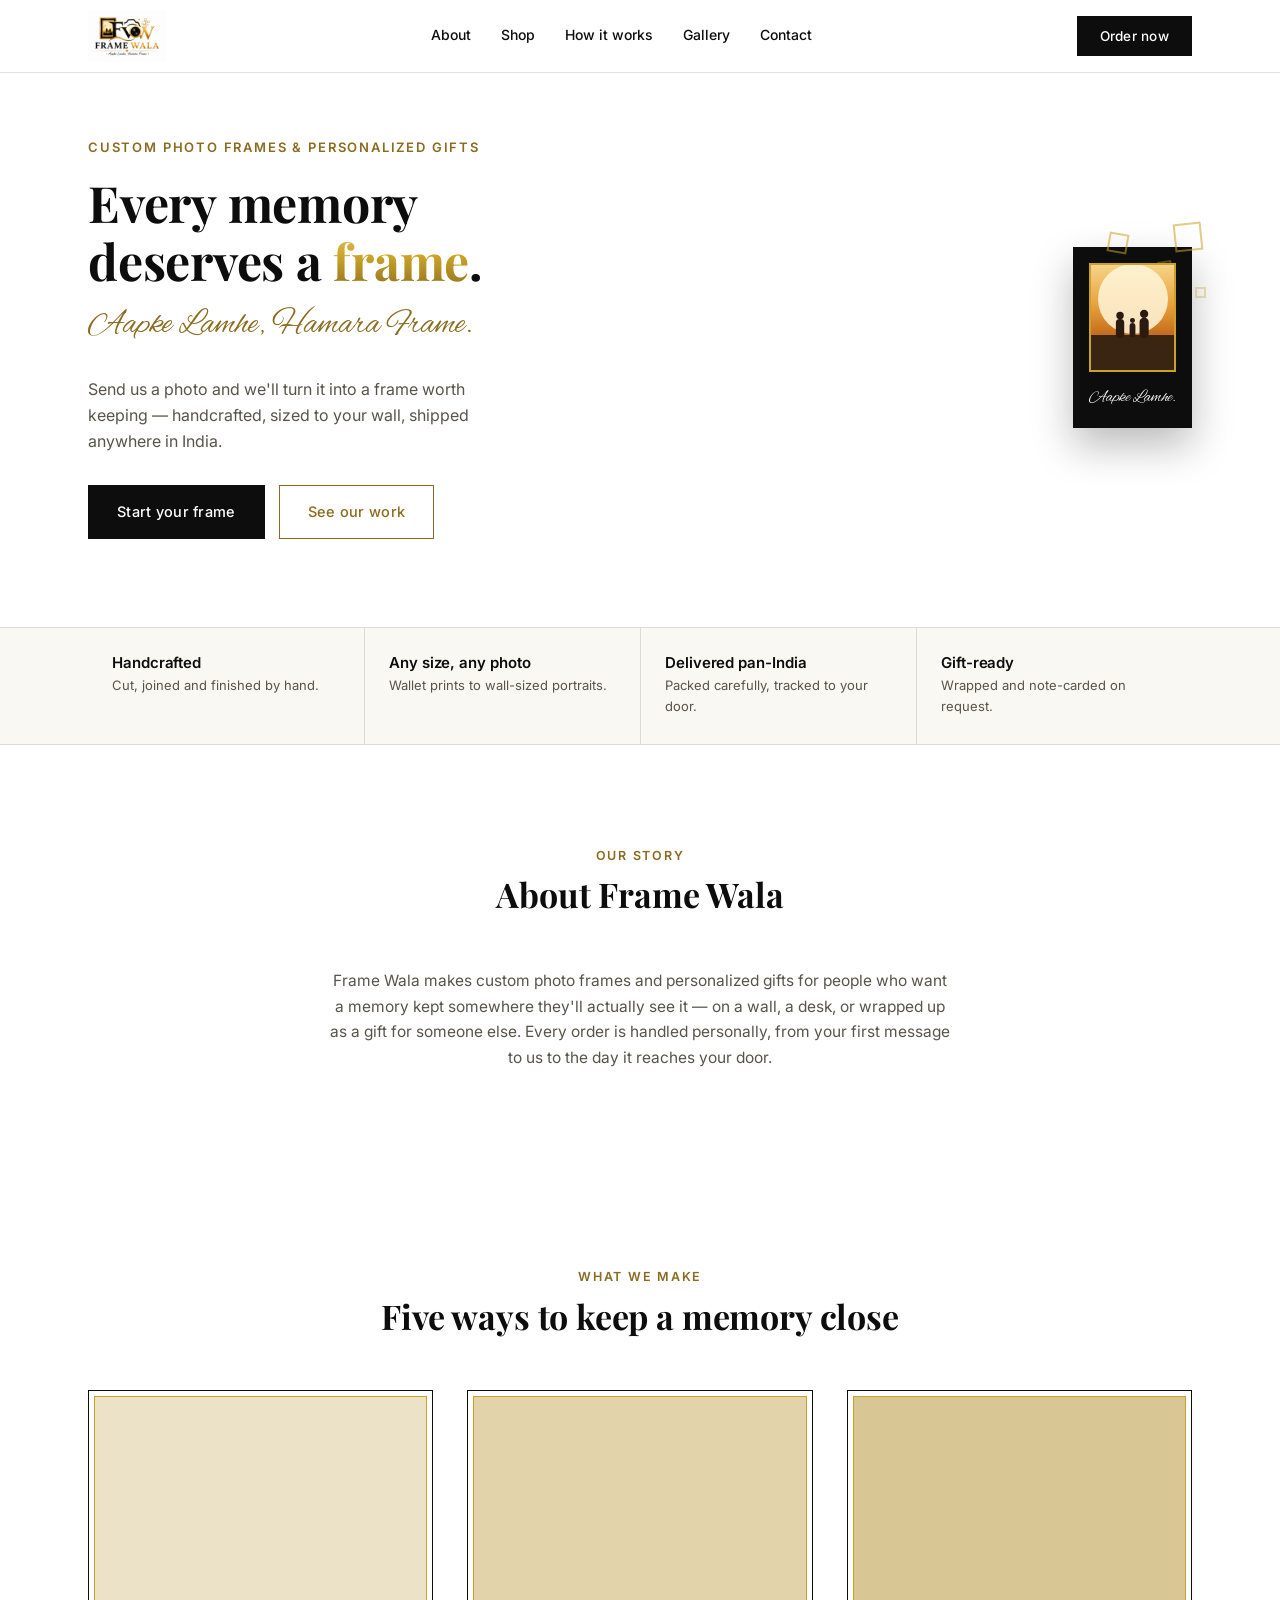
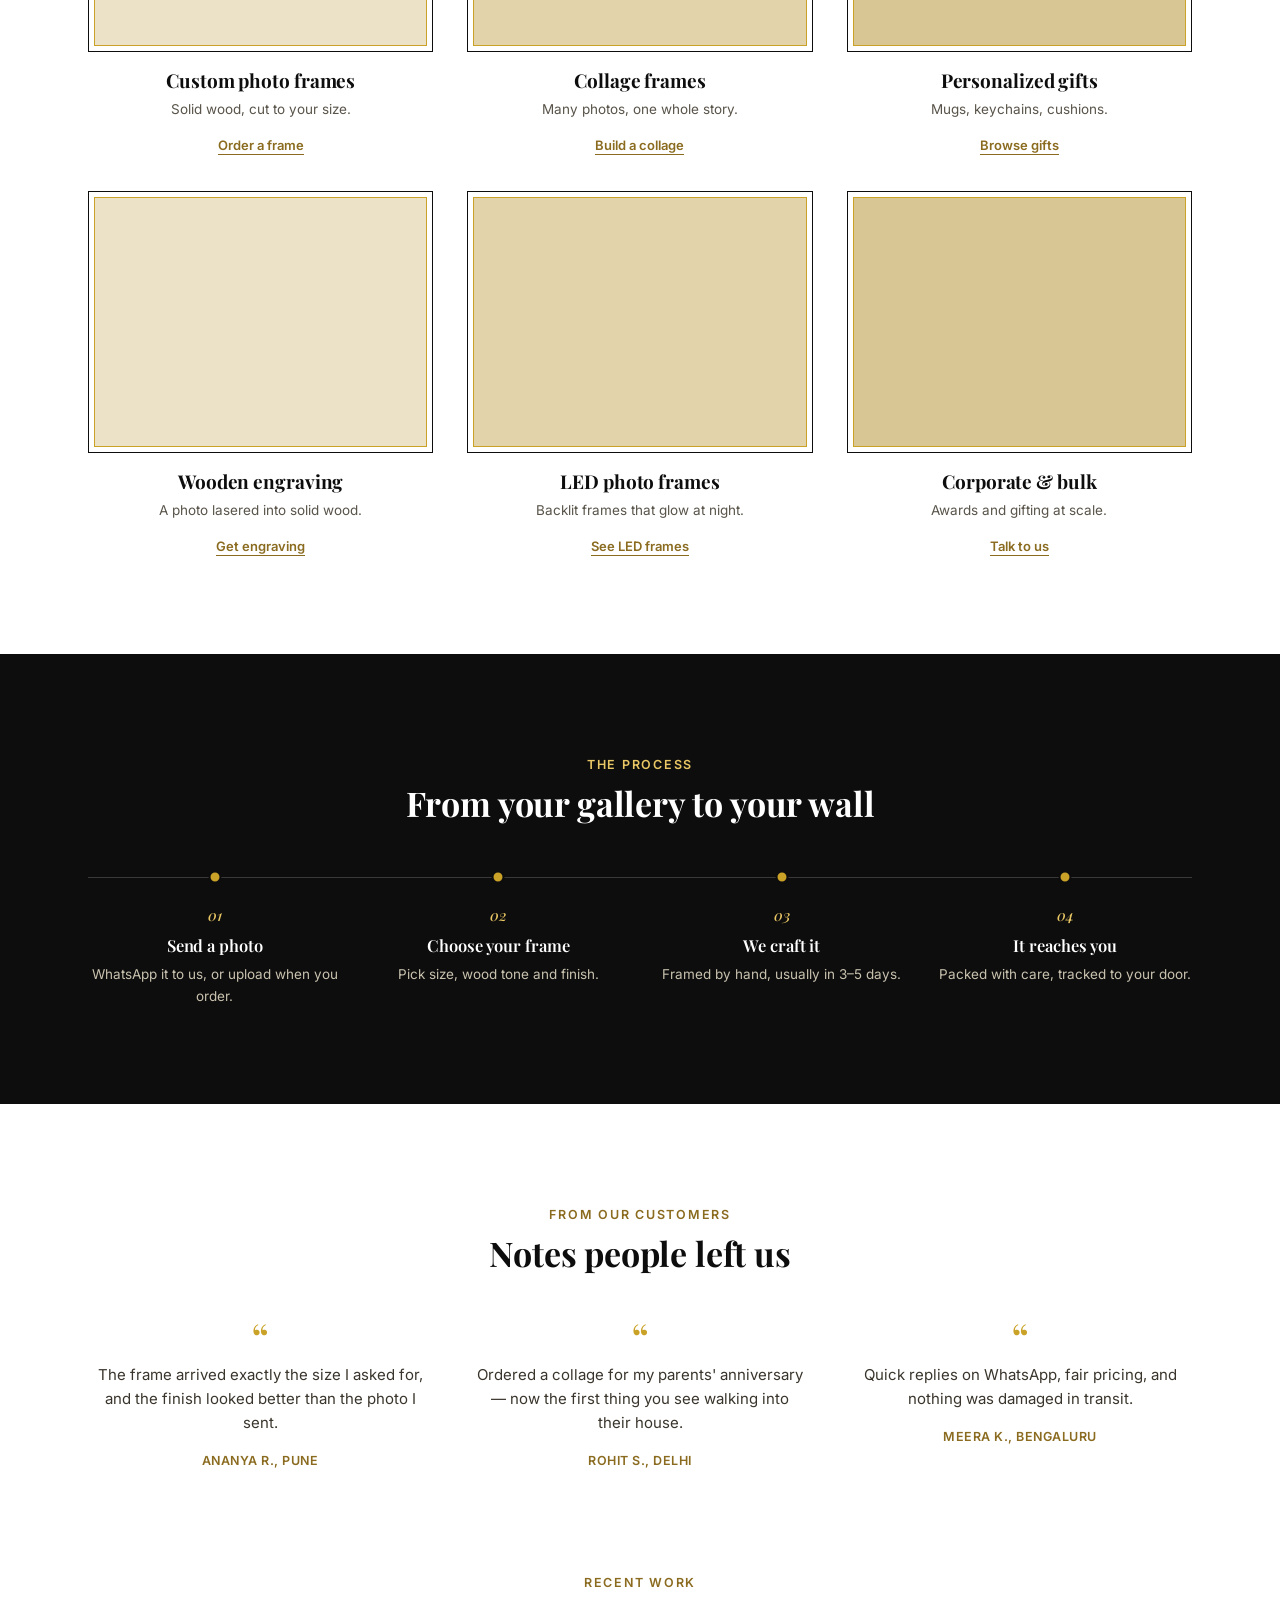
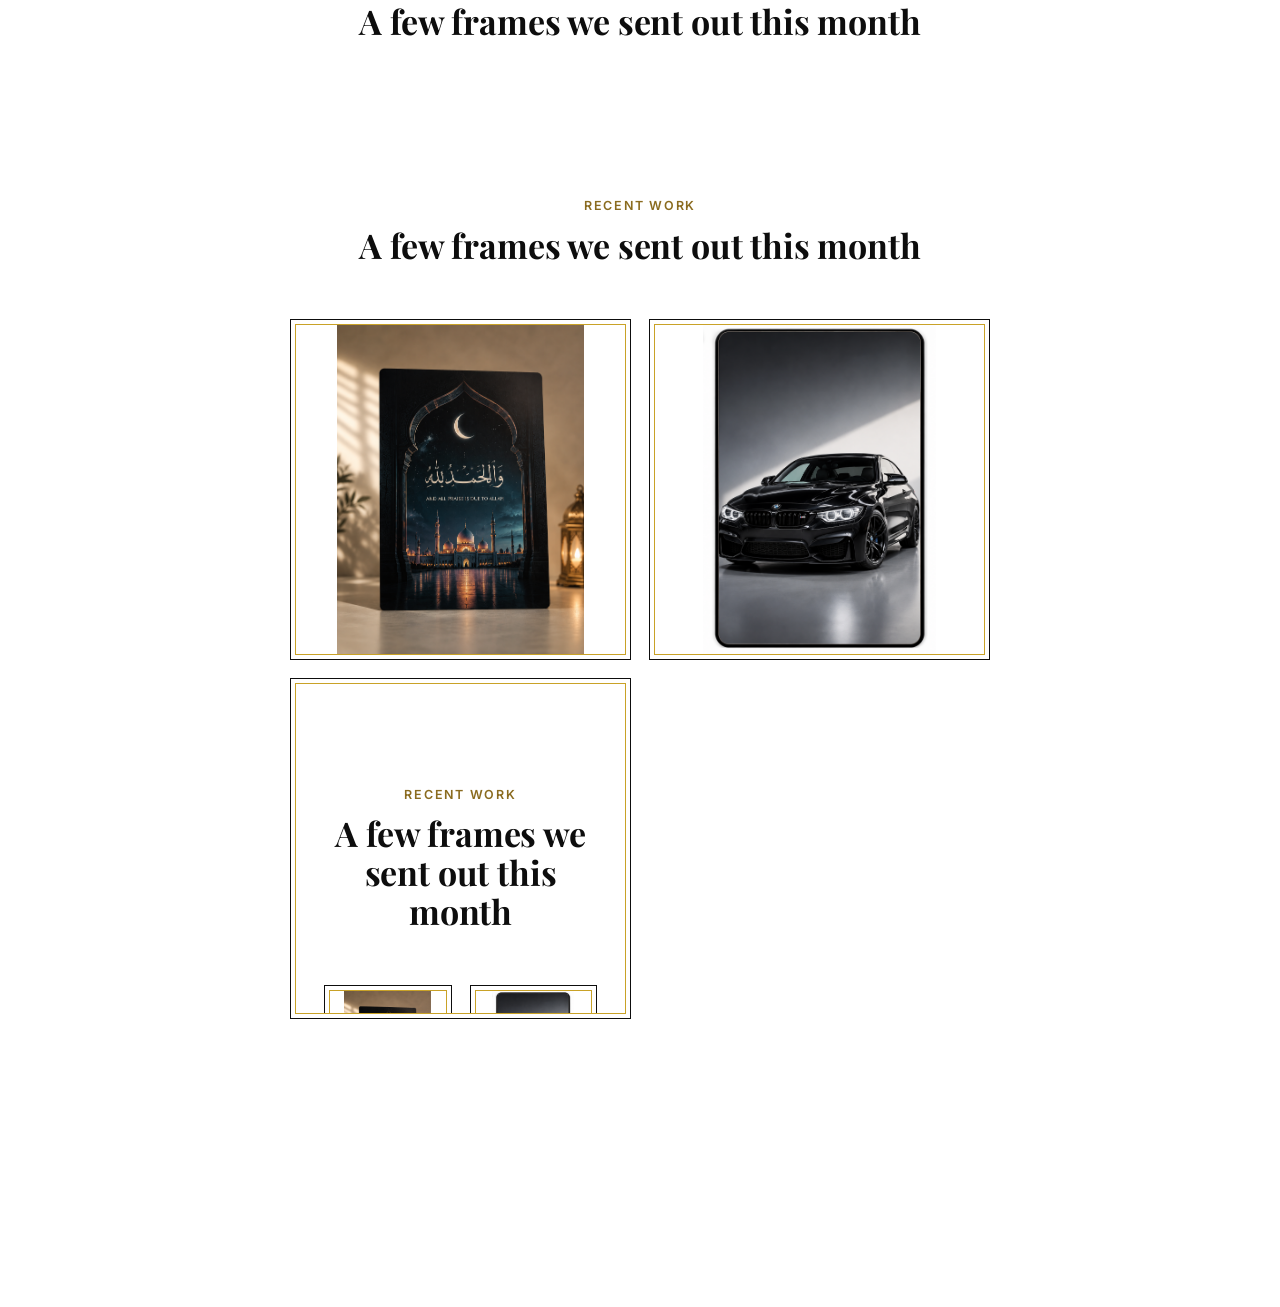
<file: index.html>
<!DOCTYPE html>
<html lang="en">
<head>
<meta charset="UTF-8">
<meta name="viewport" content="width=device-width, initial-scale=1.0">
<title>Frame Wala — Custom Metal &amp; Photo Frames | Personalized Gifts India</title>
<meta name="description" content="Order custom A4 &amp; A6 metal photo frames and personalized gifts online. Handcrafted, pan-India delivery. Aapke Lamhe, Hamara Frame.">
<meta property="og:title" content="Frame Wala — Custom Metal &amp; Photo Frames">
<meta property="og:description" content="Handcrafted custom photo frames and personalized gifts. Aapke Lamhe, Hamara Frame.">
<meta property="og:type" content="website">
<meta property="og:image" content="logo.png">
<link rel="preconnect" href="https://fonts.googleapis.com">
<link rel="preconnect" href="https://fonts.gstatic.com" crossorigin>
<link href="https://fonts.googleapis.com/css2?family=Playfair+Display:ital,wght@0,500;0,600;0,700;0,900;1,500&family=Alex+Brush&family=Inter:wght@400;500;600&display=swap" rel="stylesheet">
<link rel="stylesheet" href="style.css">
</head>
<body>

<header>
  <div class="nav wrap">
    <a href="index.html" class="brand" aria-label="Frame Wala home">
      <img src="logo.png" alt="Frame Wala — Aapke Lamhe, Hamara Frame">
    </a>
    <nav class="links">
      <a href="#about">About</a>
      <a href="#shop">Shop</a>
      <a href="#how">How it works</a>
      <a href="#gallery">Gallery</a>
      <a href="#contact">Contact</a>
    </nav>
    <button type="button" class="cta-btn" data-open-order>Order now</button>
    <button class="menu-toggle" aria-label="Open menu"><span></span><span></span><span></span></button>
  </div>
</header>

<section class="hero">
  <div class="wrap hero-grid">
    <div class="hero-copy">
      <p class="eyebrow">CUSTOM PHOTO FRAMES &amp; PERSONALIZED GIFTS</p>
      <h1>Every memory<br>deserves a <span class="gold-text">frame</span>.</h1>
      <span class="script-tag">Aapke Lamhe, Hamara Frame.</span>
      <p class="lead">Send us a photo and we'll turn it into a frame worth keeping — handcrafted, sized to your wall, shipped anywhere in India.</p>
      <div class="hero-actions">
        <button type="button" class="btn-primary" data-open-order>Start your frame</button>
        <a href="#gallery" class="btn-ghost">See our work</a>
      </div>
    </div>
    <div class="frame-wrap">
      <div class="confetti c1"></div>
      <div class="confetti c2"></div>
      <div class="confetti c3"></div>
      <div class="confetti c4"></div>
      <div class="frame-outer">
        <div class="frame-inner">
          <div class="sun"></div>
          <div class="ground"></div>
          <svg class="figures" viewBox="0 0 200 100" preserveAspectRatio="xMidYMax meet" aria-hidden="true">
            <circle cx="70" cy="34" r="9" fill="#2a1a10"/>
            <rect x="60" y="42" width="20" height="46" rx="9" fill="#2a1a10"/>
            <circle cx="100" cy="46" r="6" fill="#2a1a10"/>
            <rect x="93" y="52" width="14" height="34" rx="7" fill="#2a1a10"/>
            <circle cx="128" cy="30" r="10" fill="#2a1a10"/>
            <rect x="117" y="39" width="22" height="49" rx="10" fill="#2a1a10"/>
          </svg>
        </div>
        <div class="frame-cap">Aapke Lamhe.</div>
      </div>
    </div>
  </div>
</section>

<div class="value-strip">
  <div class="wrap value-grid">
    <div class="value-item"><h3>Handcrafted</h3><p>Cut, joined and finished by hand.</p></div>
    <div class="value-item"><h3>Any size, any photo</h3><p>Wallet prints to wall-sized portraits.</p></div>
    <div class="value-item"><h3>Delivered pan-India</h3><p>Packed carefully, tracked to your door.</p></div>
    <div class="value-item"><h3>Gift-ready</h3><p>Wrapped and note-carded on request.</p></div>
  </div>
</div>

<section id="about">
  <div class="wrap">
    <div class="section-head">
      <span class="eyebrow">OUR STORY</span>
      <h2>About Frame Wala</h2>
    </div>
    <div class="about-body">
      <p>Frame Wala makes custom photo frames and personalized gifts for people who want a memory kept somewhere they'll actually see it — on a wall, a desk, or wrapped up as a gift for someone else. Every order is handled personally, from your first message to us to the day it reaches your door.</p>
    </div>
  </div>
</section>

<section id="shop">
  <div class="wrap">
    <div class="section-head">
      <span class="eyebrow">WHAT WE MAKE</span>
      <h2>Five ways to keep a memory close</h2>
    </div>
    <div class="cat-grid">
      <div class="cat-card"><div class="cat-frame"><div class="cat-frame-inner"><div class="cat-fill"></div></div></div><h3>Custom photo frames</h3><p>Solid wood, cut to your size.</p><button type="button" class="cat-order-btn" data-open-order>Order a frame</button></div>
      <div class="cat-card"><div class="cat-frame"><div class="cat-frame-inner"><div class="cat-fill"></div></div></div><h3>Collage frames</h3><p>Many photos, one whole story.</p><button type="button" class="cat-order-btn" data-open-order>Build a collage</button></div>
      <div class="cat-card"><div class="cat-frame"><div class="cat-frame-inner"><div class="cat-fill"></div></div></div><h3>Personalized gifts</h3><p>Mugs, keychains, cushions.</p><button type="button" class="cat-order-btn" data-open-order>Browse gifts</button></div>
      <div class="cat-card"><div class="cat-frame"><div class="cat-frame-inner"><div class="cat-fill"></div></div></div><h3>Wooden engraving</h3><p>A photo lasered into solid wood.</p><button type="button" class="cat-order-btn" data-open-order>Get engraving</button></div>
      <div class="cat-card"><div class="cat-frame"><div class="cat-frame-inner"><div class="cat-fill"></div></div></div><h3>LED photo frames</h3><p>Backlit frames that glow at night.</p><button type="button" class="cat-order-btn" data-open-order>See LED frames</button></div>
      <div class="cat-card"><div class="cat-frame"><div class="cat-frame-inner"><div class="cat-fill"></div></div></div><h3>Corporate &amp; bulk</h3><p>Awards and gifting at scale.</p><a href="#" data-whatsapp-link data-whatsapp-message="Hello Frame Wala, I'd like to ask about a corporate/bulk order." target="_blank" rel="noopener">Talk to us</a></div>
    </div>
  </div>
</section>

<section class="how" id="how">
  <div class="wrap">
    <div class="section-head">
      <span class="eyebrow">THE PROCESS</span>
      <h2>From your gallery to your wall</h2>
    </div>
    <div class="steps-line"></div>
    <div class="steps">
      <div class="step"><span class="num">01</span><h3>Send a photo</h3><p>WhatsApp it to us, or upload when you order.</p></div>
      <div class="step"><span class="num">02</span><h3>Choose your frame</h3><p>Pick size, wood tone and finish.</p></div>
      <div class="step"><span class="num">03</span><h3>We craft it</h3><p>Framed by hand, usually in 3–5 days.</p></div>
      <div class="step"><span class="num">04</span><h3>It reaches you</h3><p>Packed with care, tracked to your door.</p></div>
    </div>
  </div>
</section>

<section>
  <div class="wrap">
    <div class="section-head">
      <span class="eyebrow">FROM OUR CUSTOMERS</span>
      <h2>Notes people left us</h2>
    </div>
    <div class="testi-grid">
      <div class="testi"><span class="mark">“</span><blockquote>The frame arrived exactly the size I asked for, and the finish looked better than the photo I sent.</blockquote><cite>ANANYA R., PUNE</cite></div>
      <div class="testi"><span class="mark">“</span><blockquote>Ordered a collage for my parents' anniversary — now the first thing you see walking into their house.</blockquote><cite>ROHIT S., DELHI</cite></div>
      <div class="testi"><span class="mark">“</span><blockquote>Quick replies on WhatsApp, fair pricing, and nothing was damaged in transit.</blockquote><cite>MEERA K., BENGALURU</cite></div>
    </div>
  </div>
<section id="gallery">
  <div class="wrap">

    <div class="section-head">
      <span class="eyebrow">RECENT WORK</span>
      <h2>A few frames we sent out this month</h2>
    </div>

    <section id="gallery">
  <div class="wrap">

    <div class="section-head">
      <span class="eyebrow">RECENT WORK</span>
      <h2>A few frames we sent out this month</h2>
    </div>

    <div class="gallery-grid">

      <!-- 1 - A4 -->
      <div class="g-frame">
        <div class="g-frame-inner">
          <img
            src="file_00000000019c8211876b6bd934fd9e17.png"
            alt="A4 Metal Photo Frame"
            data-open-order
            data-product="A4 Metal Photo Frame">
        </div>
      </div>

      <!-- 2 - A6 -->
      <div class="g-frame">
        <div class="g-frame-inner">
          <img
            src="file_0000000032348211965cdf8206db044e.png"
            alt="A6 Metal Photo Frame"
            data-open-order
            data-product="A6 Metal Photo Frame">
        </div>
      </div>

      <!-- 3 - A4 -->
      <div class="g-frame">
        <div class="g-frame-inner">
<section id="gallery">
  <div class="wrap">

    <div class="section-head">
      <span class="eyebrow">RECENT WORK</span>
      <h2>A few frames we sent out this month</h2>
    </div>

    <div class="gallery-grid">

      <!-- 1 - A4 -->
      <div class="g-frame">
        <div class="g-frame-inner">
          <img
            src="file_00000000019c8211876b6bd934fd9e17.png"
            alt="A4 Metal Photo Frame"
            data-open-order
            data-product="A4 Metal Photo Frame">
        </div>
      </div>

      <!-- 2 - A6 -->
      <div class="g-frame">
        <div class="g-frame-inner">
          <img
            src="file_0000000032348211965cdf8206db044e.png"
            alt="A6 Metal Photo Frame"
            data-open-order
            data-product="A6 Metal Photo Frame">
        </div>
      </div>

      <!-- 3 - A4 -->
      <div class="g-frame">
        <div class="g-frame-inner">
          <img
            src="file_000000003fb88211a60d5543ca3bbb0f.png"
            alt="A4 Metal Photo Frame"
            data-open-order
            data-product="A4 Metal Photo Frame">
        </div>
      </div>

      <!-- 4 - A6 -->
      <div class="g-frame">
        <div class="g-frame-inner">
          <img
            src="file_00000000691c82118d6063d5ba90efaa.png"
            alt="A6 Metal Photo Frame"
            data-open-order
            data-product="A6 Metal Photo Frame">
        </div>
      </div>

      <!-- 5 - A4 -->
      <div class="g-frame">
        <div class="g-frame-inner">
          <img
            src="file_0000000083248211a58fed3512a8fbee.png"
            alt="A4 Metal Photo Frame"
            data-open-order
            data-product="A4 Metal Photo Frame">
        </div>
      </div>

      <!-- 6 - A6 -->
      <div class="g-frame">
        <div class="g-frame-inner">
          <img
            src="file_00000000972882088bf3ca9704eee9a5.png"
            alt="A6 Metal Photo Frame"
            data-open-order
            data-product="A6 Metal Photo Frame">
        </div>
      </div>

      <!-- 7 - A4 -->
      <div class="g-frame">
        <div class="g-frame-inner">
          <img
            src="file_00000000a1748211938c8c519df8c54f.png"
            alt="A4 Metal Photo Frame"
            data-open-order
            data-product="A4 Metal Photo Frame">
        </div>
      </div>

      <!-- 8 - A6 -->
      <div class="g-frame">
        <div class="g-frame-inner">
          <img
            src="file_00000000c5a482088fd641efabb6a0ac.png"
            alt="A6 Metal Photo Frame"
            data-open-order
            data-product="A6 Metal Photo Frame">
        </div>
      </div>

    </div>
  </div>
</section>

<section class="cta-band" id="contact">
  <div class="wrap">
    <h2>Ready to frame your moment?</h2>
    <div class="flourish">
      <span class="fl-dot"></span><span class="fl-line"></span>
      <svg viewBox="0 0 32 29" aria-hidden="true"><path d="M16 29 2.4 16.6C-1.8 12.6 0.4 5 6.5 3.3c3.3-.9 6.8.5 8.7 3.4l.8 1.2.8-1.2c1.9-2.9 5.4-4.3 8.7-3.4 6.1 1.7 8.3 9.3 4.1 13.3z" fill="var(--gold-light)"/></svg>
      <span class="fl-line"></span><span class="fl-dot"></span>
    </div>
    <p class="script">Aapke Lamhe, Hamara Frame.</p>
    <a href="#" data-whatsapp-link class="btn-primary" target="_blank" rel="noopener">Message us on WhatsApp</a>
  </div>
</section>

<footer>
  <div class="wrap">
    <div class="footer-top">
      <img src="logo.png" alt="Frame Wala">
    </div>
    <div class="footer-grid">
      <div><h4>SHOP</h4><ul>
        <li><a href="index.html">Home</a></li>
        <li><a href="#about">About Us</a></li>
        <li><a href="#shop">Shop / Products</a></li>
      </ul></div>
      <div><h4>COMPANY</h4><ul>
        <li><a href="#contact">Contact Us</a></li>
        <li><button type="button" class="link-btn" data-open-order>Order Now</button></li>
        <li><a href="#gallery">Gallery</a></li>
      </ul></div>
      <div><h4>REACH US</h4><ul>
        <li><a href="#" data-whatsapp-link target="_blank" rel="noopener">+91 96531 22382</a></li>
        <li><a href="mailto:hello@framewala.in">hello@framewala.in</a></li>
        <li><a href="#" data-instagram-link target="_blank" rel="noopener">@officialframewala</a></li>
      </ul></div>
      <div><h4>POLICIES</h4><ul>
        <li><a href="privacy-policy.html">Privacy Policy</a></li>
        <li><a href="terms-and-conditions.html">Terms &amp; Conditions</a></li>
        <li><a href="shipping-policy.html">Shipping Policy</a></li>
        <li><a href="refund-policy.html">Refund &amp; Cancellation</a></li>
      </ul></div>
    </div>
    <div class="footer-bottom">
      <div>© <span id="year"></span> Frame Wala. All rights reserved.</div>
    </div>
  </div>
</footer>

<!-- ---------- Order modal ---------- -->
<div class="modal-overlay" id="order-modal" aria-hidden="true">
  <div class="modal-panel">
    <div class="modal-panel-inner">
      <button type="button" class="modal-close" data-close-order aria-label="Close order form">&times;</button>

      <div id="order-form-view">
        <h3>Place your order</h3>
        <p class="modal-sub">Fill in your details — we'll confirm final pricing and payment on WhatsApp.</p>
        <form id="order-form" novalidate>
          <div class="form-row">
            <label for="order-product">Product</label>
            <select id="order-product" required>
              <option value="A4 Metal Photo Frame">A4 Metal Photo Frame</option>
              <option value="A6 Metal Photo Frame">A6 Metal Photo Frame</option>
              <option value="Other / custom request">Other / custom request (describe below)</option>
            </select>
          </div>
          <div class="form-row">
            <label for="order-quantity">Quantity</label>
            <input type="number" id="order-quantity" min="1" value="1" required>
          </div>
          <div class="form-row">
            <label for="order-photo">Upload your photo</label>
            <div class="upload-box">
              <input type="file" id="order-photo" accept="image/jpeg,image/png,image/webp">
              <div class="hint">JPG, PNG or WebP · up to 10MB</div>
            </div>
            <div class="upload-preview" id="upload-preview" hidden>
              <img id="upload-preview-img" alt="Your uploaded photo preview">
              <button type="button" id="upload-remove">Remove</button>
            </div>
            <div class="form-error" id="upload-error"></div>
          </div>
          <div class="form-2col">
            <div class="form-row">
              <label for="order-name">Full name</label>
              <input type="text" id="order-name" required>
            </div>
            <div class="form-row">
              <label for="order-mobile">Mobile number</label>
              <input type="tel" id="order-mobile" pattern="[6-9][0-9]{9}" maxlength="10" placeholder="10-digit mobile" required>
            </div>
          </div>
          <div class="form-row">
            <label for="order-email">Email</label>
            <input type="email" id="order-email" required>
          </div>
          <div class="form-row">
            <label for="order-address">Delivery address</label>
            <textarea id="order-address" required></textarea>
          </div>
          <div class="form-2col">
            <div class="form-row">
              <label for="order-city">City</label>
              <input type="text" id="order-city" required>
            </div>
            <div class="form-row">
              <label for="order-pincode">Pincode</label>
              <input type="text" id="order-pincode" pattern="[0-9]{6}" maxlength="6" placeholder="6-digit pincode" required>
            </div>
          </div>
          <div class="form-row">
            <label for="order-instructions">Customization instructions (optional)</label>
            <textarea id="order-instructions" placeholder="Frame colour, text to engrave, cropping notes…"></textarea>
          </div>
          <p class="price-note">Final price for your size and quantity will be confirmed on WhatsApp before you pay.</p>
          <div class="modal-actions">
            <button type="submit" class="btn-primary" style="width:100%; text-align:center; border:1px solid var(--ink);">Review order</button>
          </div>
        </form>
      </div>

      <div id="order-summary-view" hidden>
        <h3>Confirm your order</h3>
        <p class="modal-sub">Check your details, then send them to us on WhatsApp to confirm pricing and payment.</p>
        <ul class="summary-list" id="summary-list"></ul>
        <p class="price-note">Please attach your photo inside the WhatsApp chat — it isn't sent automatically from this form.</p>
        <div class="modal-actions" style="display:flex; gap:10px;">
          <button type="button" class="btn-ghost" id="edit-order" style="flex:1;">Edit details</button>
          <a href="https://wa.me/919653122382" class="btn-primary" id="send-whatsapp" target="_blank" rel="noopener" style="flex:1; text-align:center; border:1px solid var(--ink);">Send on WhatsApp</a>
        </div>
        <button type="button" class="btn-ghost" id="pay-razorpay" style="width:100%; margin-top:10px;">Pay online with Razorpay</button>
        <p class="price-note" id="razorpay-note" style="margin-top:10px;">Online payment will be enabled here once our secure payment setup is complete — for now, tap "Send on WhatsApp" above and we'll share a payment link there.</p>
      </div>

    </div>
  </div>
</div>

<script src="https://checkout.razorpay.com/v1/checkout.js"></script>
<script src="script.js"></script>
</body>
</html>
</file>
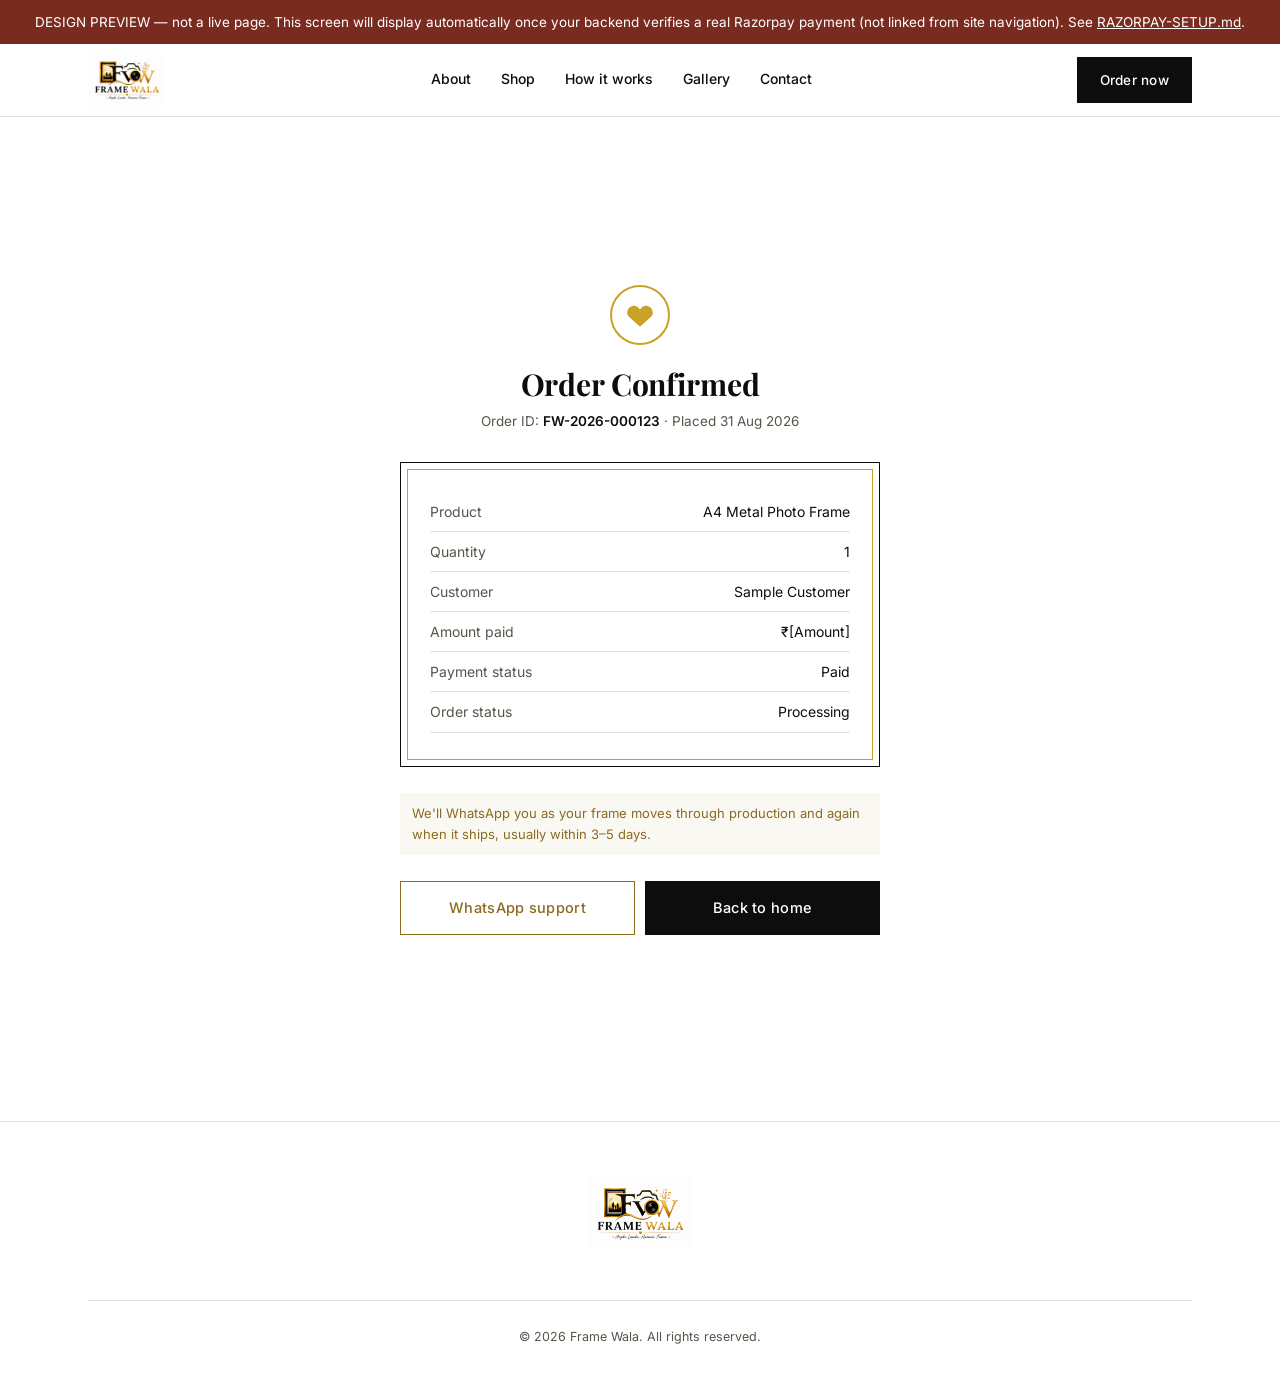
<file: order-success-preview.html>
<!DOCTYPE html>
<html lang="en">
<head>
<meta charset="UTF-8">
<meta name="viewport" content="width=device-width, initial-scale=1.0">
<title>Order Success — Design Preview | Frame Wala</title>
<meta name="robots" content="noindex, nofollow">
<link rel="preconnect" href="https://fonts.googleapis.com">
<link rel="preconnect" href="https://fonts.gstatic.com" crossorigin>
<link href="https://fonts.googleapis.com/css2?family=Playfair+Display:ital,wght@0,500;0,600;0,700;0,900;1,500&family=Alex+Brush&family=Inter:wght@400;500;600&display=swap" rel="stylesheet">
<link rel="stylesheet" href="style.css">
<style>
  .preview-banner{background:#7a2b1f; color:#fff; text-align:center; padding:12px 20px; font-size:13.5px; line-height:1.5;}
  .preview-banner a{color:#fff; text-decoration:underline;}
  .success-wrap{max-width:480px; margin:0 auto; padding:72px 0 90px; text-align:center;}
  .success-badge{width:60px; height:60px; border-radius:50%; border:2px solid var(--gold); display:flex; align-items:center; justify-content:center; margin:0 auto 22px;}
  .success-badge svg{width:26px; height:26px;}
  .success-wrap h1{font-size:30px; margin-bottom:8px;}
  .success-wrap .order-id{font-size:13.5px; color:var(--text-secondary); margin-bottom:30px;}
  .success-wrap .order-id b{color:var(--ink); font-weight:600;}
  .success-card{border:1px solid var(--ink); padding:6px; text-align:left; margin-bottom:26px;}
  .success-card-inner{border:1px solid var(--gold); padding:22px 22px 8px;}
  .success-actions{display:flex; gap:10px; flex-wrap:wrap;}
  .success-actions a{flex:1;}
</style>
</head>
<body>

<div class="preview-banner">
  DESIGN PREVIEW — not a live page. This screen will display automatically once your backend verifies a real Razorpay payment (not linked from site navigation). See <a href="RAZORPAY-SETUP.md">RAZORPAY-SETUP.md</a>.
</div>

<header>
  <div class="nav wrap">
    <a href="index.html" class="brand" aria-label="Frame Wala home">
      <img src="logo.png" alt="Frame Wala — Aapke Lamhe, Hamara Frame">
    </a>
    <nav class="links">
      <a href="index.html#about">About</a>
      <a href="index.html#shop">Shop</a>
      <a href="index.html#how">How it works</a>
      <a href="index.html#gallery">Gallery</a>
      <a href="index.html#contact">Contact</a>
    </nav>
    <a href="index.html#order" class="cta-btn">Order now</a>
    <button class="menu-toggle" aria-label="Open menu"><span></span><span></span><span></span></button>
  </div>
</header>

<section>
  <div class="wrap success-wrap">
    <div class="success-badge">
      <svg viewBox="0 0 32 29" aria-hidden="true"><path d="M16 29 2.4 16.6C-1.8 12.6 0.4 5 6.5 3.3c3.3-.9 6.8.5 8.7 3.4l.8 1.2.8-1.2c1.9-2.9 5.4-4.3 8.7-3.4 6.1 1.7 8.3 9.3 4.1 13.3z" fill="var(--gold)"/></svg>
    </div>
    <h1>Order Confirmed</h1>
    <p class="order-id">Order ID: <b>FW-2026-000123</b> · Placed 31 Aug 2026</p>

    <div class="success-card">
      <div class="success-card-inner">
        <ul class="summary-list">
          <li><span>Product</span><span>A4 Metal Photo Frame</span></li>
          <li><span>Quantity</span><span>1</span></li>
          <li><span>Customer</span><span>Sample Customer</span></li>
          <li><span>Amount paid</span><span>₹[Amount]</span></li>
          <li><span>Payment status</span><span>Paid</span></li>
          <li><span>Order status</span><span>Processing</span></li>
        </ul>
      </div>
    </div>

    <p class="price-note" style="text-align:left; margin-bottom:26px;">We'll WhatsApp you as your frame moves through production and again when it ships, usually within 3–5 days.</p>

    <div class="success-actions">
      <a href="#" data-whatsapp-link data-whatsapp-message="Hello Frame Wala, I have a question about my order." class="btn-ghost" target="_blank" rel="noopener">WhatsApp support</a>
      <a href="index.html" class="btn-primary">Back to home</a>
    </div>
  </div>
</section>

<footer>
  <div class="wrap">
    <div class="footer-top">
      <img src="logo.png" alt="Frame Wala">
    </div>
    <div class="footer-bottom">
      <div>© <span id="year"></span> Frame Wala. All rights reserved.</div>
    </div>
  </div>
</footer>

<script src="script.js"></script>
</body>
</html>
</file>
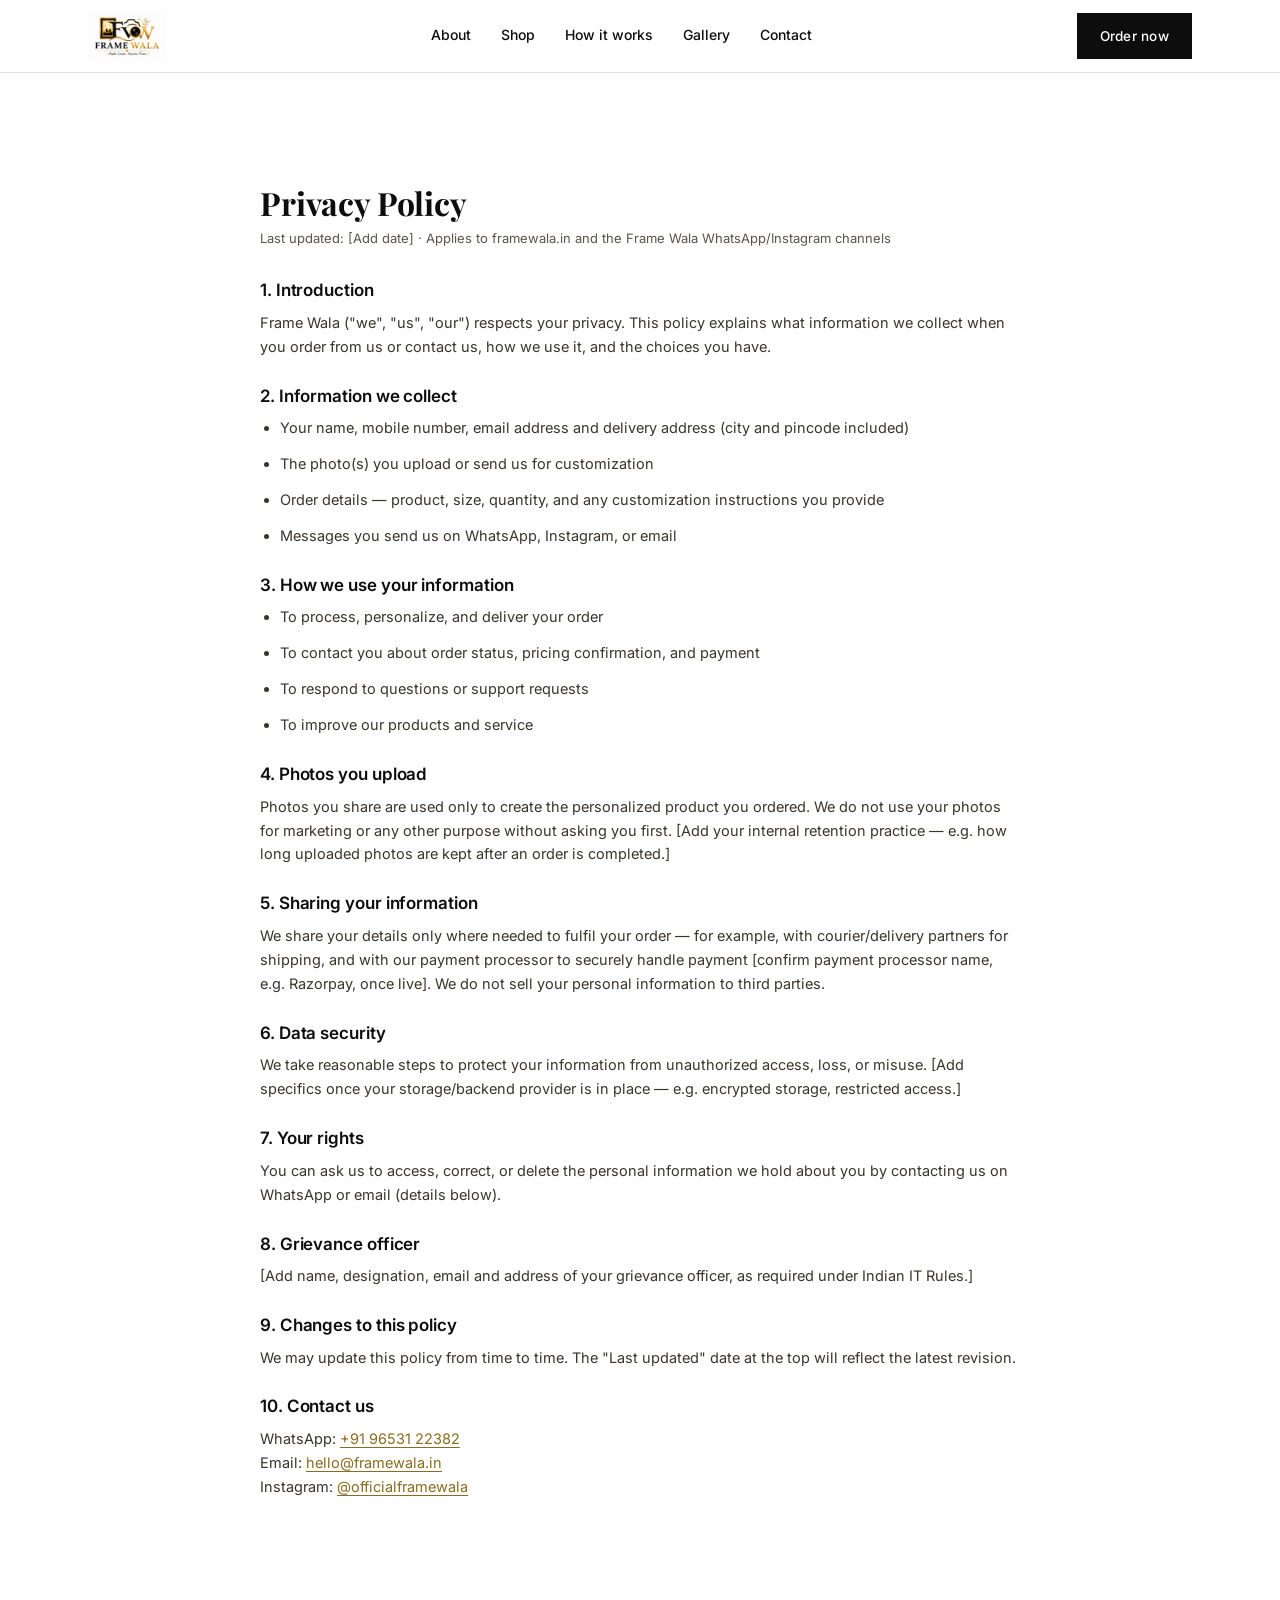
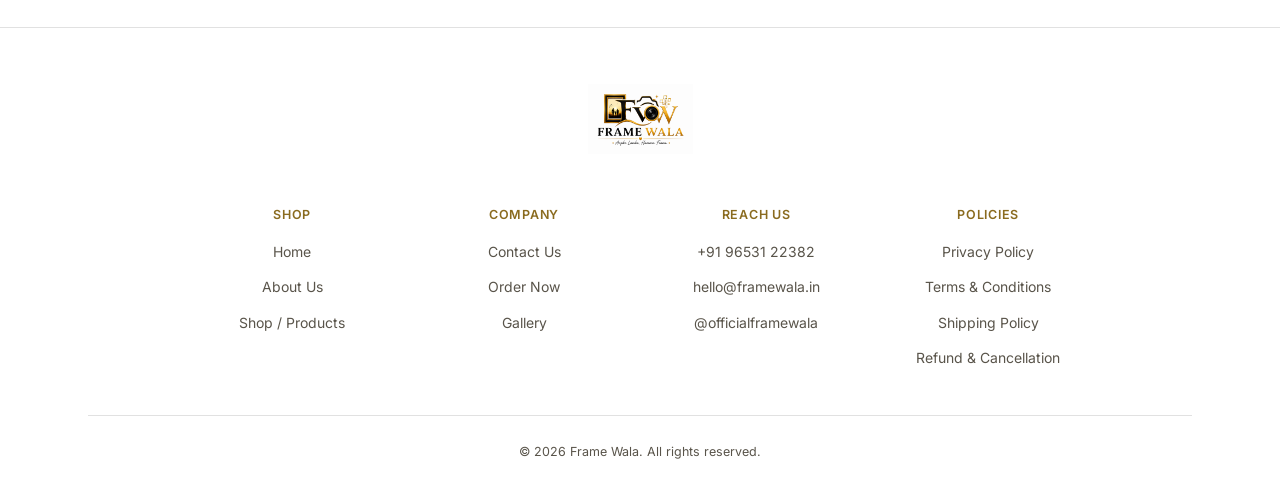
<file: privacy-policy.html>
<!DOCTYPE html>
<html lang="en">
<head>
<meta charset="UTF-8">
<meta name="viewport" content="width=device-width, initial-scale=1.0">
<title>Privacy Policy | Frame Wala</title>
<meta name="description" content="Frame Wala's privacy policy — how we collect, use and protect your information.">
<link rel="preconnect" href="https://fonts.googleapis.com">
<link rel="preconnect" href="https://fonts.gstatic.com" crossorigin>
<link href="https://fonts.googleapis.com/css2?family=Playfair+Display:ital,wght@0,500;0,600;0,700;0,900;1,500&family=Alex+Brush&family=Inter:wght@400;500;600&display=swap" rel="stylesheet">
<link rel="stylesheet" href="style.css">
</head>
<body>

<header>
  <div class="nav wrap">
    <a href="index.html" class="brand" aria-label="Frame Wala home">
      <img src="logo.png" alt="Frame Wala — Aapke Lamhe, Hamara Frame">
    </a>
    <nav class="links">
      <a href="index.html#about">About</a>
      <a href="index.html#shop">Shop</a>
      <a href="index.html#how">How it works</a>
      <a href="index.html#gallery">Gallery</a>
      <a href="index.html#contact">Contact</a>
    </nav>
    <a href="index.html#order" class="cta-btn">Order now</a>
    <button class="menu-toggle" aria-label="Open menu"><span></span><span></span><span></span></button>
  </div>
</header>

<section>
  <div class="wrap legal-body">
    <h1>Privacy Policy</h1>
    <p class="updated">Last updated: [Add date] · Applies to framewala.in and the Frame Wala WhatsApp/Instagram channels</p>

    <h2>1. Introduction</h2>
    <p>Frame Wala ("we", "us", "our") respects your privacy. This policy explains what information we collect when you order from us or contact us, how we use it, and the choices you have.</p>

    <h2>2. Information we collect</h2>
    <ul>
      <li>Your name, mobile number, email address and delivery address (city and pincode included)</li>
      <li>The photo(s) you upload or send us for customization</li>
      <li>Order details — product, size, quantity, and any customization instructions you provide</li>
      <li>Messages you send us on WhatsApp, Instagram, or email</li>
    </ul>

    <h2>3. How we use your information</h2>
    <ul>
      <li>To process, personalize, and deliver your order</li>
      <li>To contact you about order status, pricing confirmation, and payment</li>
      <li>To respond to questions or support requests</li>
      <li>To improve our products and service</li>
    </ul>

    <h2>4. Photos you upload</h2>
    <p>Photos you share are used only to create the personalized product you ordered. We do not use your photos for marketing or any other purpose without asking you first. [Add your internal retention practice — e.g. how long uploaded photos are kept after an order is completed.]</p>

    <h2>5. Sharing your information</h2>
    <p>We share your details only where needed to fulfil your order — for example, with courier/delivery partners for shipping, and with our payment processor to securely handle payment [confirm payment processor name, e.g. Razorpay, once live]. We do not sell your personal information to third parties.</p>

    <h2>6. Data security</h2>
    <p>We take reasonable steps to protect your information from unauthorized access, loss, or misuse. [Add specifics once your storage/backend provider is in place — e.g. encrypted storage, restricted access.]</p>

    <h2>7. Your rights</h2>
    <p>You can ask us to access, correct, or delete the personal information we hold about you by contacting us on WhatsApp or email (details below).</p>

    <h2>8. Grievance officer</h2>
    <p>[Add name, designation, email and address of your grievance officer, as required under Indian IT Rules.]</p>

    <h2>9. Changes to this policy</h2>
    <p>We may update this policy from time to time. The "Last updated" date at the top will reflect the latest revision.</p>

    <h2>10. Contact us</h2>
    <p>WhatsApp: <a href="#" data-whatsapp-link target="_blank" rel="noopener">+91 96531 22382</a><br>
    Email: <a href="mailto:hello@framewala.in">hello@framewala.in</a><br>
    Instagram: <a href="#" data-instagram-link target="_blank" rel="noopener">@officialframewala</a></p>
  </div>
</section>

<footer>
  <div class="wrap">
    <div class="footer-top">
      <img src="logo.png" alt="Frame Wala">
    </div>
    <div class="footer-grid">
      <div><h4>SHOP</h4><ul>
        <li><a href="index.html">Home</a></li>
        <li><a href="index.html#about">About Us</a></li>
        <li><a href="index.html#shop">Shop / Products</a></li>
      </ul></div>
      <div><h4>COMPANY</h4><ul>
        <li><a href="index.html#contact">Contact Us</a></li>
        <li><a href="index.html#order">Order Now</a></li>
        <li><a href="index.html#gallery">Gallery</a></li>
      </ul></div>
      <div><h4>REACH US</h4><ul>
        <li><a href="#" data-whatsapp-link target="_blank" rel="noopener">+91 96531 22382</a></li>
        <li><a href="mailto:hello@framewala.in">hello@framewala.in</a></li>
        <li><a href="#" data-instagram-link target="_blank" rel="noopener">@officialframewala</a></li>
      </ul></div>
      <div><h4>POLICIES</h4><ul>
        <li><a href="privacy-policy.html">Privacy Policy</a></li>
        <li><a href="terms-and-conditions.html">Terms &amp; Conditions</a></li>
        <li><a href="shipping-policy.html">Shipping Policy</a></li>
        <li><a href="refund-policy.html">Refund &amp; Cancellation</a></li>
      </ul></div>
    </div>
    <div class="footer-bottom">
      <div>© <span id="year"></span> Frame Wala. All rights reserved.</div>
    </div>
  </div>
</footer>

<script src="script.js"></script>
</body>
</html>
</file>
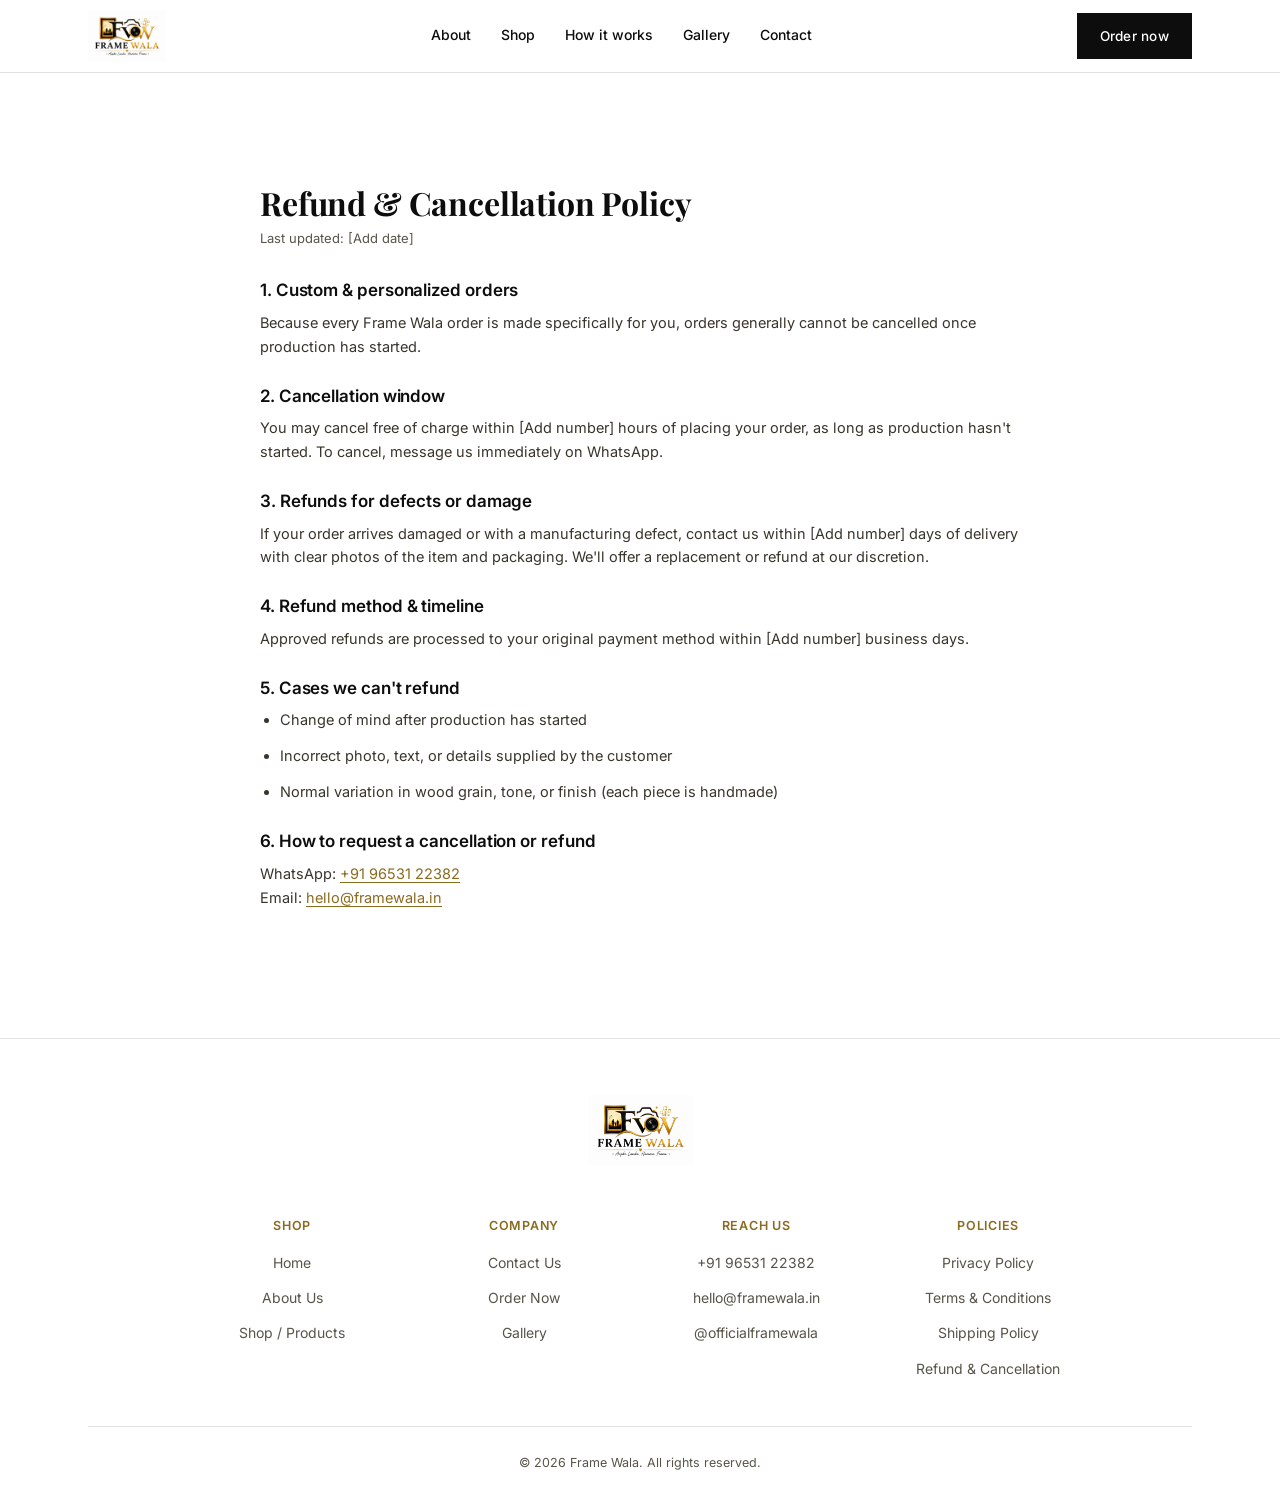
<file: refund-policy.html>
<!DOCTYPE html>
<html lang="en">
<head>
<meta charset="UTF-8">
<meta name="viewport" content="width=device-width, initial-scale=1.0">
<title>Refund &amp; Cancellation Policy | Frame Wala</title>
<meta name="description" content="Frame Wala's refund and cancellation policy for custom, personalized orders.">
<link rel="preconnect" href="https://fonts.googleapis.com">
<link rel="preconnect" href="https://fonts.gstatic.com" crossorigin>
<link href="https://fonts.googleapis.com/css2?family=Playfair+Display:ital,wght@0,500;0,600;0,700;0,900;1,500&family=Alex+Brush&family=Inter:wght@400;500;600&display=swap" rel="stylesheet">
<link rel="stylesheet" href="style.css">
</head>
<body>

<header>
  <div class="nav wrap">
    <a href="index.html" class="brand" aria-label="Frame Wala home">
      <img src="logo.png" alt="Frame Wala — Aapke Lamhe, Hamara Frame">
    </a>
    <nav class="links">
      <a href="index.html#about">About</a>
      <a href="index.html#shop">Shop</a>
      <a href="index.html#how">How it works</a>
      <a href="index.html#gallery">Gallery</a>
      <a href="index.html#contact">Contact</a>
    </nav>
    <a href="index.html#order" class="cta-btn">Order now</a>
    <button class="menu-toggle" aria-label="Open menu"><span></span><span></span><span></span></button>
  </div>
</header>

<section>
  <div class="wrap legal-body">
    <h1>Refund &amp; Cancellation Policy</h1>
    <p class="updated">Last updated: [Add date]</p>

    <h2>1. Custom &amp; personalized orders</h2>
    <p>Because every Frame Wala order is made specifically for you, orders generally cannot be cancelled once production has started.</p>

    <h2>2. Cancellation window</h2>
    <p>You may cancel free of charge within [Add number] hours of placing your order, as long as production hasn't started. To cancel, message us immediately on WhatsApp.</p>

    <h2>3. Refunds for defects or damage</h2>
    <p>If your order arrives damaged or with a manufacturing defect, contact us within [Add number] days of delivery with clear photos of the item and packaging. We'll offer a replacement or refund at our discretion.</p>

    <h2>4. Refund method &amp; timeline</h2>
    <p>Approved refunds are processed to your original payment method within [Add number] business days.</p>

    <h2>5. Cases we can't refund</h2>
    <ul>
      <li>Change of mind after production has started</li>
      <li>Incorrect photo, text, or details supplied by the customer</li>
      <li>Normal variation in wood grain, tone, or finish (each piece is handmade)</li>
    </ul>

    <h2>6. How to request a cancellation or refund</h2>
    <p>WhatsApp: <a href="#" data-whatsapp-link target="_blank" rel="noopener">+91 96531 22382</a><br>
    Email: <a href="mailto:hello@framewala.in">hello@framewala.in</a></p>
  </div>
</section>

<footer>
  <div class="wrap">
    <div class="footer-top">
      <img src="logo.png" alt="Frame Wala">
    </div>
    <div class="footer-grid">
      <div><h4>SHOP</h4><ul>
        <li><a href="index.html">Home</a></li>
        <li><a href="index.html#about">About Us</a></li>
        <li><a href="index.html#shop">Shop / Products</a></li>
      </ul></div>
      <div><h4>COMPANY</h4><ul>
        <li><a href="index.html#contact">Contact Us</a></li>
        <li><a href="index.html#order">Order Now</a></li>
        <li><a href="index.html#gallery">Gallery</a></li>
      </ul></div>
      <div><h4>REACH US</h4><ul>
        <li><a href="#" data-whatsapp-link target="_blank" rel="noopener">+91 96531 22382</a></li>
        <li><a href="mailto:hello@framewala.in">hello@framewala.in</a></li>
        <li><a href="#" data-instagram-link target="_blank" rel="noopener">@officialframewala</a></li>
      </ul></div>
      <div><h4>POLICIES</h4><ul>
        <li><a href="privacy-policy.html">Privacy Policy</a></li>
        <li><a href="terms-and-conditions.html">Terms &amp; Conditions</a></li>
        <li><a href="shipping-policy.html">Shipping Policy</a></li>
        <li><a href="refund-policy.html">Refund &amp; Cancellation</a></li>
      </ul></div>
    </div>
    <div class="footer-bottom">
      <div>© <span id="year"></span> Frame Wala. All rights reserved.</div>
    </div>
  </div>
</footer>

<script src="script.js"></script>
</body>
</html>
</file>
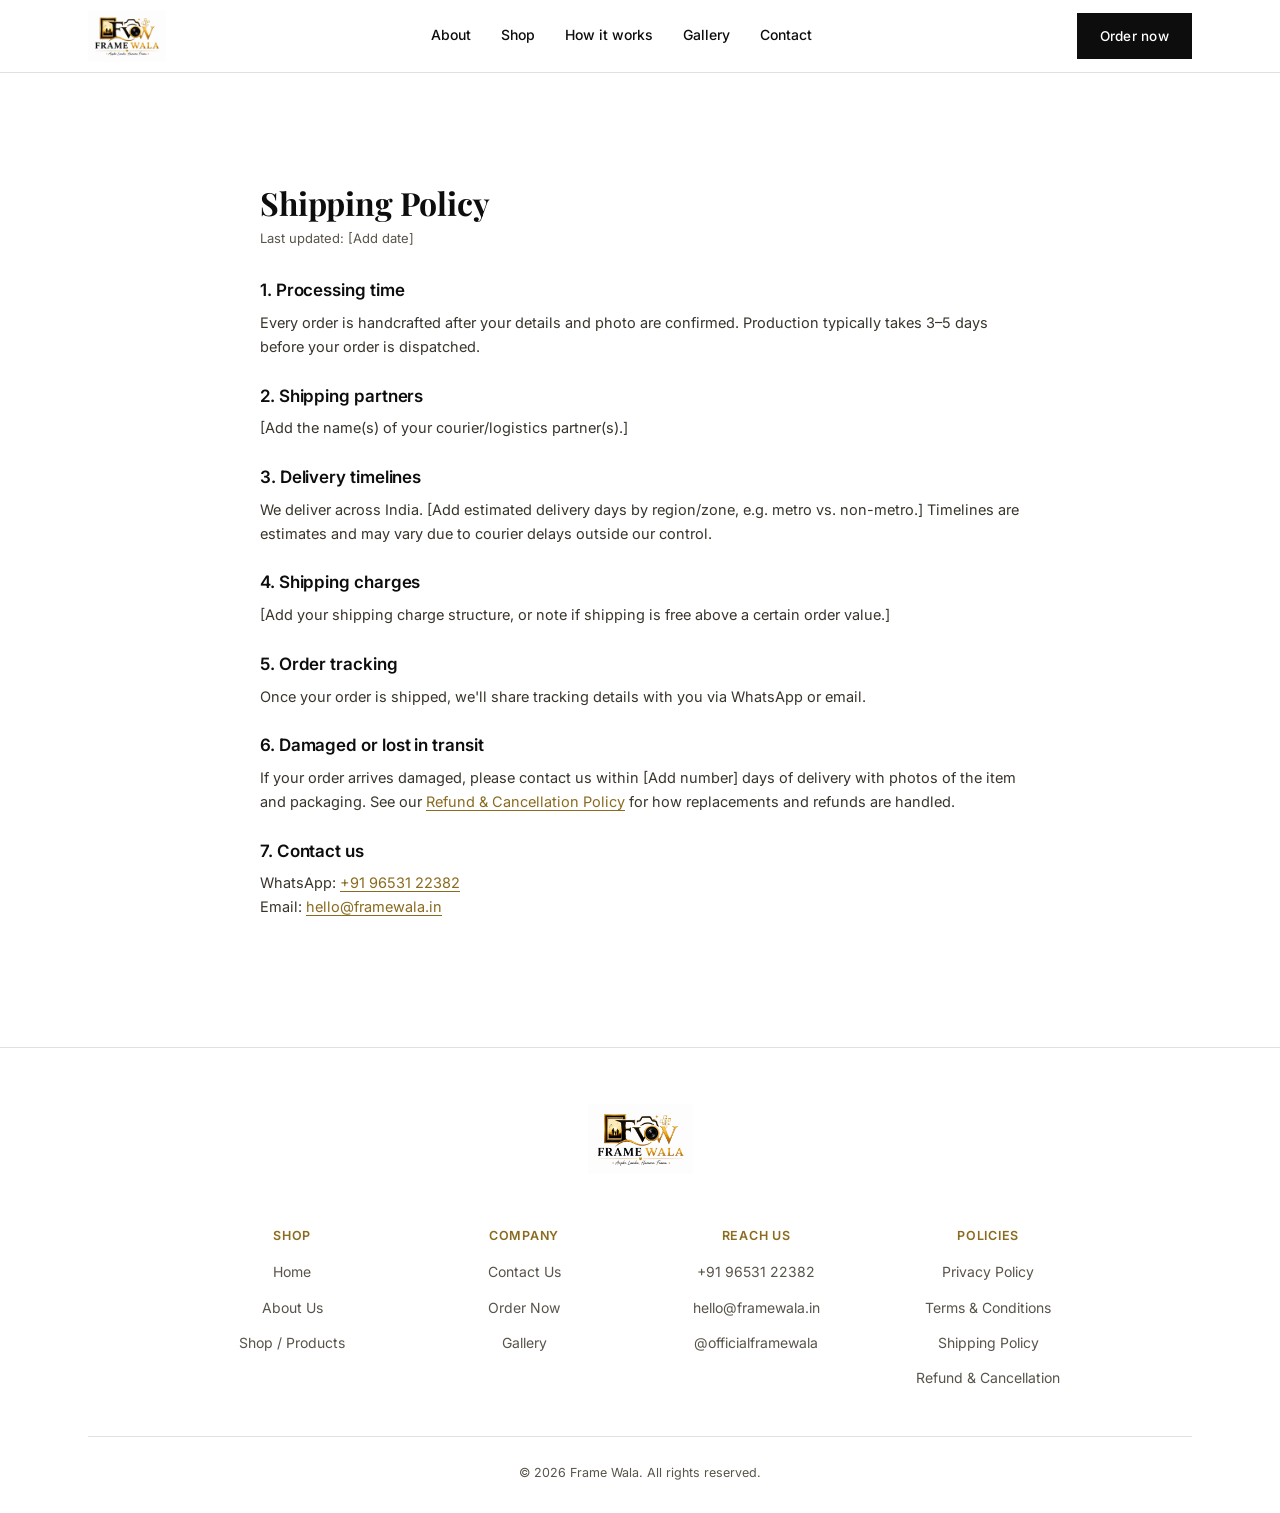
<file: shipping-policy.html>
<!DOCTYPE html>
<html lang="en">
<head>
<meta charset="UTF-8">
<meta name="viewport" content="width=device-width, initial-scale=1.0">
<title>Shipping Policy | Frame Wala</title>
<meta name="description" content="Frame Wala's shipping policy — processing time, delivery, and order tracking.">
<link rel="preconnect" href="https://fonts.googleapis.com">
<link rel="preconnect" href="https://fonts.gstatic.com" crossorigin>
<link href="https://fonts.googleapis.com/css2?family=Playfair+Display:ital,wght@0,500;0,600;0,700;0,900;1,500&family=Alex+Brush&family=Inter:wght@400;500;600&display=swap" rel="stylesheet">
<link rel="stylesheet" href="style.css">
</head>
<body>

<header>
  <div class="nav wrap">
    <a href="index.html" class="brand" aria-label="Frame Wala home">
      <img src="logo.png" alt="Frame Wala — Aapke Lamhe, Hamara Frame">
    </a>
    <nav class="links">
      <a href="index.html#about">About</a>
      <a href="index.html#shop">Shop</a>
      <a href="index.html#how">How it works</a>
      <a href="index.html#gallery">Gallery</a>
      <a href="index.html#contact">Contact</a>
    </nav>
    <a href="index.html#order" class="cta-btn">Order now</a>
    <button class="menu-toggle" aria-label="Open menu"><span></span><span></span><span></span></button>
  </div>
</header>

<section>
  <div class="wrap legal-body">
    <h1>Shipping Policy</h1>
    <p class="updated">Last updated: [Add date]</p>

    <h2>1. Processing time</h2>
    <p>Every order is handcrafted after your details and photo are confirmed. Production typically takes 3–5 days before your order is dispatched.</p>

    <h2>2. Shipping partners</h2>
    <p>[Add the name(s) of your courier/logistics partner(s).]</p>

    <h2>3. Delivery timelines</h2>
    <p>We deliver across India. [Add estimated delivery days by region/zone, e.g. metro vs. non-metro.] Timelines are estimates and may vary due to courier delays outside our control.</p>

    <h2>4. Shipping charges</h2>
    <p>[Add your shipping charge structure, or note if shipping is free above a certain order value.]</p>

    <h2>5. Order tracking</h2>
    <p>Once your order is shipped, we'll share tracking details with you via WhatsApp or email.</p>

    <h2>6. Damaged or lost in transit</h2>
    <p>If your order arrives damaged, please contact us within [Add number] days of delivery with photos of the item and packaging. See our <a href="refund-policy.html">Refund &amp; Cancellation Policy</a> for how replacements and refunds are handled.</p>

    <h2>7. Contact us</h2>
    <p>WhatsApp: <a href="#" data-whatsapp-link target="_blank" rel="noopener">+91 96531 22382</a><br>
    Email: <a href="mailto:hello@framewala.in">hello@framewala.in</a></p>
  </div>
</section>

<footer>
  <div class="wrap">
    <div class="footer-top">
      <img src="logo.png" alt="Frame Wala">
    </div>
    <div class="footer-grid">
      <div><h4>SHOP</h4><ul>
        <li><a href="index.html">Home</a></li>
        <li><a href="index.html#about">About Us</a></li>
        <li><a href="index.html#shop">Shop / Products</a></li>
      </ul></div>
      <div><h4>COMPANY</h4><ul>
        <li><a href="index.html#contact">Contact Us</a></li>
        <li><a href="index.html#order">Order Now</a></li>
        <li><a href="index.html#gallery">Gallery</a></li>
      </ul></div>
      <div><h4>REACH US</h4><ul>
        <li><a href="#" data-whatsapp-link target="_blank" rel="noopener">+91 96531 22382</a></li>
        <li><a href="mailto:hello@framewala.in">hello@framewala.in</a></li>
        <li><a href="#" data-instagram-link target="_blank" rel="noopener">@officialframewala</a></li>
      </ul></div>
      <div><h4>POLICIES</h4><ul>
        <li><a href="privacy-policy.html">Privacy Policy</a></li>
        <li><a href="terms-and-conditions.html">Terms &amp; Conditions</a></li>
        <li><a href="shipping-policy.html">Shipping Policy</a></li>
        <li><a href="refund-policy.html">Refund &amp; Cancellation</a></li>
      </ul></div>
    </div>
    <div class="footer-bottom">
      <div>© <span id="year"></span> Frame Wala. All rights reserved.</div>
    </div>
  </div>
</footer>

<script src="script.js"></script>
</body>
</html>
</file>
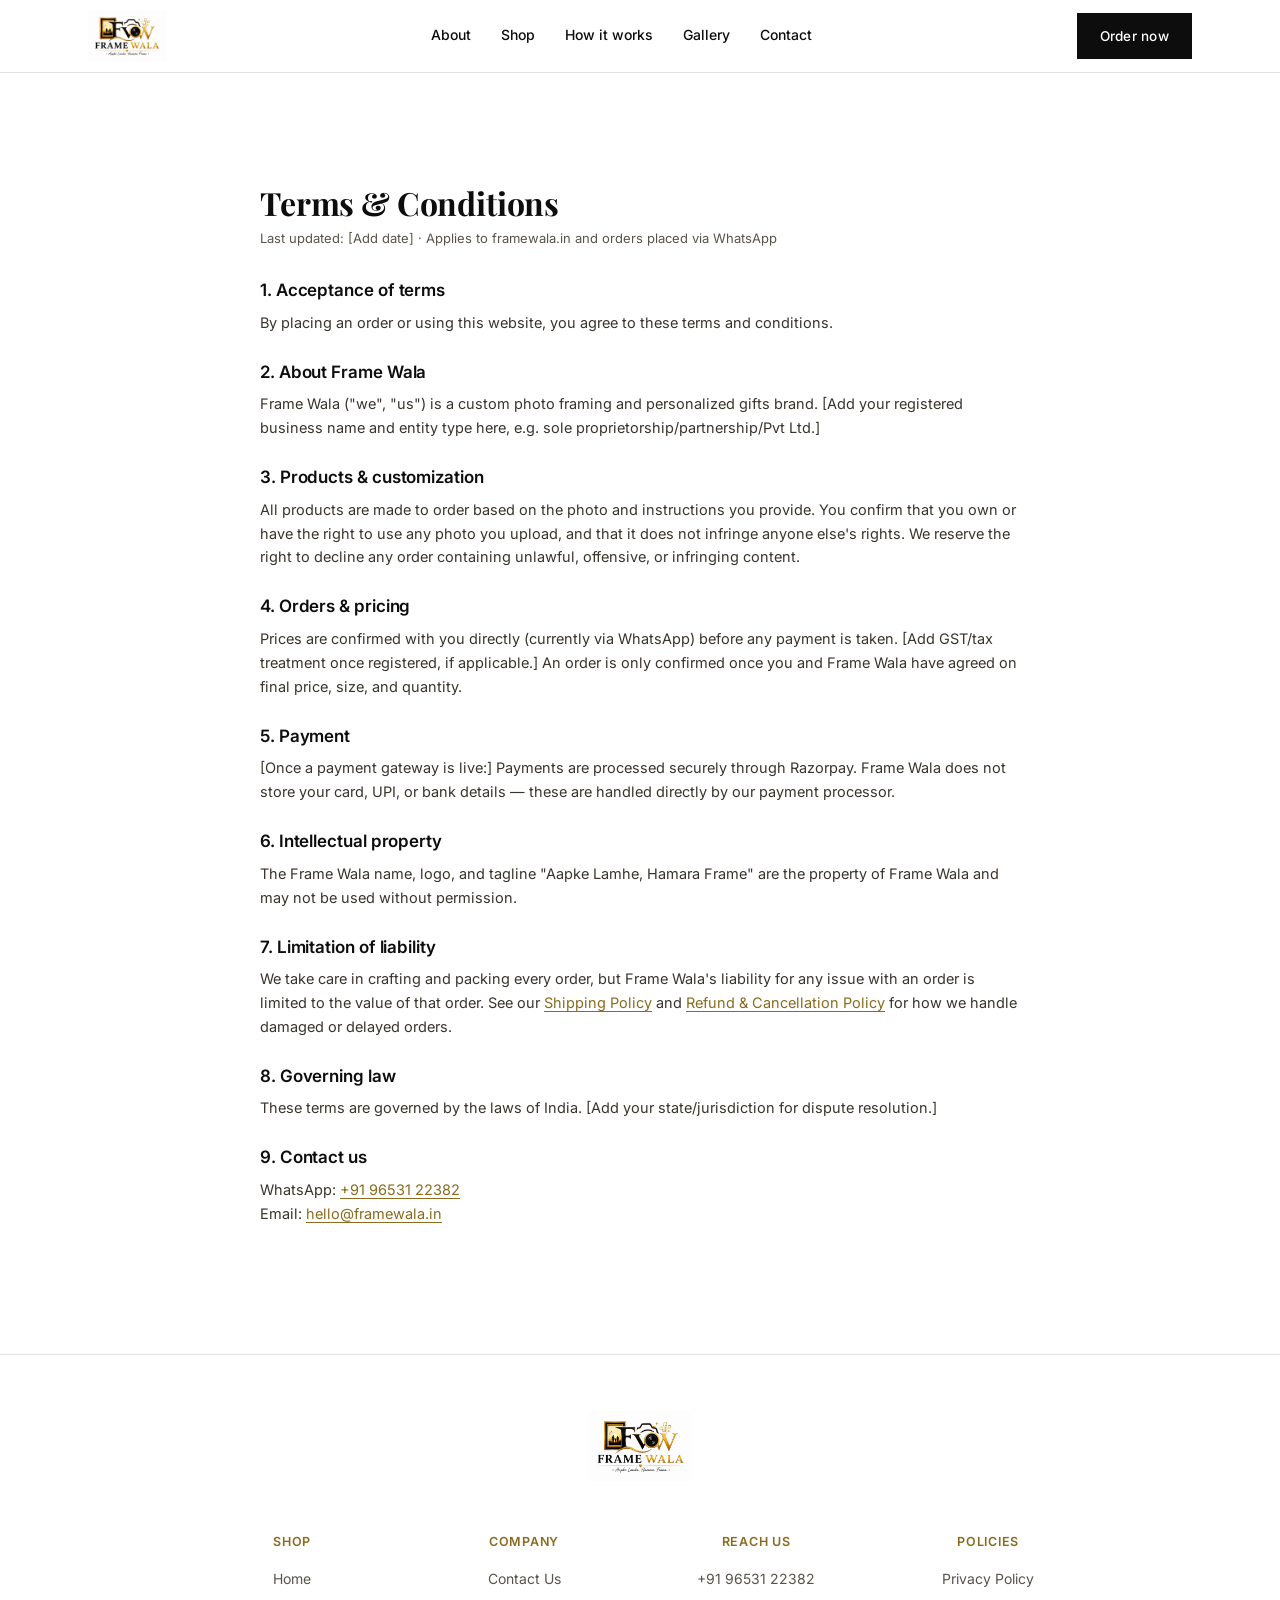
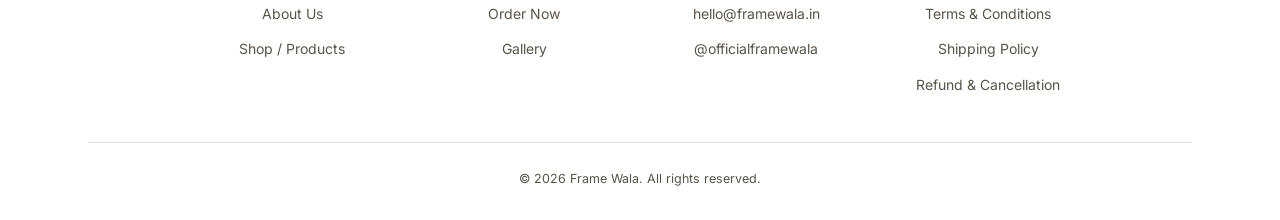
<file: terms-and-conditions.html>
<!DOCTYPE html>
<html lang="en">
<head>
<meta charset="UTF-8">
<meta name="viewport" content="width=device-width, initial-scale=1.0">
<title>Terms &amp; Conditions | Frame Wala</title>
<meta name="description" content="Frame Wala's terms and conditions for ordering custom photo frames and personalized gifts.">
<link rel="preconnect" href="https://fonts.googleapis.com">
<link rel="preconnect" href="https://fonts.gstatic.com" crossorigin>
<link href="https://fonts.googleapis.com/css2?family=Playfair+Display:ital,wght@0,500;0,600;0,700;0,900;1,500&family=Alex+Brush&family=Inter:wght@400;500;600&display=swap" rel="stylesheet">
<link rel="stylesheet" href="style.css">
</head>
<body>

<header>
  <div class="nav wrap">
    <a href="index.html" class="brand" aria-label="Frame Wala home">
      <img src="logo.png" alt="Frame Wala — Aapke Lamhe, Hamara Frame">
    </a>
    <nav class="links">
      <a href="index.html#about">About</a>
      <a href="index.html#shop">Shop</a>
      <a href="index.html#how">How it works</a>
      <a href="index.html#gallery">Gallery</a>
      <a href="index.html#contact">Contact</a>
    </nav>
    <a href="index.html#order" class="cta-btn">Order now</a>
    <button class="menu-toggle" aria-label="Open menu"><span></span><span></span><span></span></button>
  </div>
</header>

<section>
  <div class="wrap legal-body">
    <h1>Terms &amp; Conditions</h1>
    <p class="updated">Last updated: [Add date] · Applies to framewala.in and orders placed via WhatsApp</p>

    <h2>1. Acceptance of terms</h2>
    <p>By placing an order or using this website, you agree to these terms and conditions.</p>

    <h2>2. About Frame Wala</h2>
    <p>Frame Wala ("we", "us") is a custom photo framing and personalized gifts brand. [Add your registered business name and entity type here, e.g. sole proprietorship/partnership/Pvt Ltd.]</p>

    <h2>3. Products &amp; customization</h2>
    <p>All products are made to order based on the photo and instructions you provide. You confirm that you own or have the right to use any photo you upload, and that it does not infringe anyone else's rights. We reserve the right to decline any order containing unlawful, offensive, or infringing content.</p>

    <h2>4. Orders &amp; pricing</h2>
    <p>Prices are confirmed with you directly (currently via WhatsApp) before any payment is taken. [Add GST/tax treatment once registered, if applicable.] An order is only confirmed once you and Frame Wala have agreed on final price, size, and quantity.</p>

    <h2>5. Payment</h2>
    <p>[Once a payment gateway is live:] Payments are processed securely through Razorpay. Frame Wala does not store your card, UPI, or bank details — these are handled directly by our payment processor.</p>

    <h2>6. Intellectual property</h2>
    <p>The Frame Wala name, logo, and tagline "Aapke Lamhe, Hamara Frame" are the property of Frame Wala and may not be used without permission.</p>

    <h2>7. Limitation of liability</h2>
    <p>We take care in crafting and packing every order, but Frame Wala's liability for any issue with an order is limited to the value of that order. See our <a href="shipping-policy.html">Shipping Policy</a> and <a href="refund-policy.html">Refund &amp; Cancellation Policy</a> for how we handle damaged or delayed orders.</p>

    <h2>8. Governing law</h2>
    <p>These terms are governed by the laws of India. [Add your state/jurisdiction for dispute resolution.]</p>

    <h2>9. Contact us</h2>
    <p>WhatsApp: <a href="#" data-whatsapp-link target="_blank" rel="noopener">+91 96531 22382</a><br>
    Email: <a href="mailto:hello@framewala.in">hello@framewala.in</a></p>
  </div>
</section>

<footer>
  <div class="wrap">
    <div class="footer-top">
      <img src="logo.png" alt="Frame Wala">
    </div>
    <div class="footer-grid">
      <div><h4>SHOP</h4><ul>
        <li><a href="index.html">Home</a></li>
        <li><a href="index.html#about">About Us</a></li>
        <li><a href="index.html#shop">Shop / Products</a></li>
      </ul></div>
      <div><h4>COMPANY</h4><ul>
        <li><a href="index.html#contact">Contact Us</a></li>
        <li><a href="index.html#order">Order Now</a></li>
        <li><a href="index.html#gallery">Gallery</a></li>
      </ul></div>
      <div><h4>REACH US</h4><ul>
        <li><a href="#" data-whatsapp-link target="_blank" rel="noopener">+91 96531 22382</a></li>
        <li><a href="mailto:hello@framewala.in">hello@framewala.in</a></li>
        <li><a href="#" data-instagram-link target="_blank" rel="noopener">@officialframewala</a></li>
      </ul></div>
      <div><h4>POLICIES</h4><ul>
        <li><a href="privacy-policy.html">Privacy Policy</a></li>
        <li><a href="terms-and-conditions.html">Terms &amp; Conditions</a></li>
        <li><a href="shipping-policy.html">Shipping Policy</a></li>
        <li><a href="refund-policy.html">Refund &amp; Cancellation</a></li>
      </ul></div>
    </div>
    <div class="footer-bottom">
      <div>© <span id="year"></span> Frame Wala. All rights reserved.</div>
    </div>
  </div>
</footer>

<script src="script.js"></script>
</body>
</html>
</file>
<file: style.css>
:root{
  --ink:#0d0d0d;
  --ink-2:#1a1a1a;
  --paper:#ffffff;
  --paper-2:#faf8f3;
  --gold:#c9a227;
  --gold-light:#e9c765;
  --gold-dark:#8a6b1f;
  --text-secondary:#59544a;
  --line:rgba(13,13,13,0.12);
  --gold-line:rgba(201,162,39,0.4);
}
*{box-sizing:border-box; margin:0; padding:0;}
html{scroll-behavior:smooth;}
body{background:var(--paper); color:var(--ink); font-family:'Inter', sans-serif; line-height:1.65; -webkit-font-smoothing:antialiased; overflow-x:hidden;}
h1,h2,h3{font-family:'Playfair Display', serif; font-weight:700; line-height:1.15; letter-spacing:-0.005em;}
a{color:inherit; text-decoration:none;}
button{font-family:inherit; font-size:inherit; cursor:pointer; border-radius:0;}
.script{font-family:'Alex Brush', cursive; font-weight:400;}
.gold-text{background:linear-gradient(180deg,var(--gold-light) 0%, var(--gold) 45%, var(--gold-dark) 100%); -webkit-background-clip:text; background-clip:text; color:transparent;}
.wrap{max-width:1160px; margin:0 auto; padding:0 28px;}
:focus-visible{outline:2px solid var(--gold-dark); outline-offset:3px;}
[hidden]{display:none !important;}

/* ---------- divider (dot - line - heart - line - dot) ---------- */
.flourish{display:flex; align-items:center; justify-content:center; gap:12px; max-width:420px; margin:22px auto;}
.flourish .fl-line{flex:1; height:1px; background:var(--gold);}
.flourish .fl-dot{width:5px; height:5px; border-radius:50%; background:var(--gold); flex-shrink:0;}
.flourish svg{width:14px; height:14px; flex-shrink:0;}
.flourish.left{justify-content:flex-start; margin:22px 0;}

/* ---------- Header ---------- */
header{position:sticky; top:0; z-index:80; background:rgba(255,255,255,0.94); backdrop-filter:blur(6px); border-bottom:1px solid var(--line);}
.nav{display:flex; align-items:center; justify-content:space-between; padding:10px 28px;}
.brand img{height:52px; display:block;}
nav.links{display:flex; gap:30px; font-size:14px; font-weight:500;}
nav.links a{position:relative; padding-bottom:3px;}
nav.links a::after{content:''; position:absolute; left:0; bottom:0; width:0; height:1px; background:var(--gold); transition:width .2s;}
nav.links a:hover::after{width:100%;}
.cta-btn{background:var(--ink); color:#fff; padding:11px 22px; border:1px solid var(--ink); font-size:13.5px; font-weight:500; letter-spacing:0.02em; transition:background .15s, color .15s;}
.cta-btn:hover{background:transparent; color:var(--ink);}
.menu-toggle{display:none; background:none; border:none; cursor:pointer;}
.menu-toggle span{display:block; width:22px; height:2px; background:var(--ink); margin:5px 0;}

/* ---------- Hero ---------- */
.hero{padding:64px 0 88px;}
.hero-grid{display:grid; grid-template-columns:1fr 1fr; gap:56px; align-items:center;}
.hero-copy p.eyebrow{font-size:13px; letter-spacing:0.14em; color:var(--gold-dark); font-weight:600; margin-bottom:16px;}
.hero h1{font-size:50px; margin-bottom:8px;}
.hero .script-tag{font-family:'Alex Brush', cursive; font-size:34px; color:var(--gold-dark); display:block; margin-top:2px;}
.hero p.lead{font-size:16px; color:var(--text-secondary); max-width:42ch; margin:22px 0 30px;}
.hero-actions{display:flex; gap:14px; flex-wrap:wrap;}
.btn-primary{background:var(--ink); color:#fff; padding:14px 28px; font-size:14.5px; font-weight:500; border:1px solid var(--ink); letter-spacing:0.02em; transition:opacity .15s; display:inline-block;}
.btn-primary:hover{opacity:.85;}
.btn-ghost{padding:14px 28px; font-size:14.5px; font-weight:500; border:1px solid var(--gold-dark); background:none; color:var(--gold-dark); letter-spacing:0.02em; transition:background .15s, color .15s; display:inline-block;}
.btn-ghost:hover{background:var(--gold-dark); color:#fff;}

.frame-wrap{position:relative; max-width:400px; margin-left:auto;}
.confetti{position:absolute; border:2px solid var(--gold); opacity:0.55;}
.c1{width:20px; height:20px; top:-14px; right:64px; transform:rotate(10deg);}
.c2{width:14px; height:14px; top:14px; right:20px; transform:rotate(-8deg); opacity:0.4;}
.c3{width:28px; height:28px; top:-24px; right:-10px; transform:rotate(-6deg);}
.c4{width:11px; height:11px; top:40px; right:-14px; opacity:0.35;}
.frame-outer{border:10px solid var(--ink); padding:6px; background:var(--ink); box-shadow:0 18px 40px rgba(13,13,13,0.28);}
.frame-inner{border:2px solid var(--gold); padding:0; aspect-ratio:4/5; position:relative; overflow:hidden; background:linear-gradient(180deg,#f6d488 0%,#e8a13c 38%,#c9701f 64%,#7c4a1f 100%);}
.frame-inner .sun{position:absolute; width:70px; height:70px; border-radius:50%; background:#fff6da; left:50%; top:32%; transform:translate(-50%,-50%); opacity:0.85;}
.frame-inner .ground{position:absolute; left:0; right:0; bottom:0; height:34%; background:#3a2412;}
.frame-inner svg.figures{position:absolute; left:0; bottom:26%; width:100%; height:42%;}
.frame-cap{font-family:'Alex Brush', cursive; color:#fff; font-size:17px; text-align:center; padding-top:12px;}

/* ---------- Value strip ---------- */
.value-strip{border-top:1px solid var(--line); border-bottom:1px solid var(--line); background:var(--paper-2);}
.value-grid{display:grid; grid-template-columns:repeat(4,1fr);}
.value-item{padding:26px 24px; border-left:1px solid var(--line);}
.value-item:first-child{border-left:none;}
.value-item h3{font-family:'Inter',sans-serif; font-size:15px; font-weight:600; margin-bottom:4px;}
.value-item p{font-size:13px; color:var(--text-secondary);}

/* ---------- Section heading ---------- */
section{padding:96px 0; scroll-margin-top:76px;}
.section-head{max-width:600px; margin:0 auto 54px; text-align:center;}
.section-head span.eyebrow{font-size:12.5px; letter-spacing:0.14em; color:var(--gold-dark); font-weight:600;}
.section-head h2{font-size:34px; margin-top:8px;}

/* ---------- About ---------- */
.about-body{max-width:620px; margin:0 auto; text-align:center; font-size:15.5px; color:var(--text-secondary);}

/* ---------- Categories ---------- */
.cat-grid{display:grid; grid-template-columns:repeat(3,1fr); gap:34px;}
.cat-card{text-align:center;}
.cat-frame{border:1px solid var(--ink); padding:5px; margin-bottom:18px;}
.cat-frame-inner{border:1px solid var(--gold); padding:0;}
.cat-fill{aspect-ratio:4/3; background:#ece2c8;}
.cat-card:nth-child(3n+2) .cat-fill{background:#e2d3ab;}
.cat-card:nth-child(3n) .cat-fill{background:#d8c795;}
.cat-card h3{font-size:19px; margin-bottom:6px;}
.cat-card p{font-size:13.5px; color:var(--text-secondary); margin-bottom:10px;}
.cat-card a, .cat-order-btn{font-size:13px; font-weight:600; color:var(--gold-dark); background:none; border:none; border-bottom:1px solid var(--gold-dark); padding:0 0 1px;}

/* ---------- How it works ---------- */
.how{background:var(--ink); color:#fff;}
.how .section-head span.eyebrow{color:var(--gold-light);}
.how .section-head h2{color:#fff;}
.steps-line{position:relative; height:1px; background:rgba(255,255,255,0.18); margin:0 0 0;}
.steps{display:grid; grid-template-columns:repeat(4,1fr); gap:30px; position:relative; margin-top:-1px;}
.step{text-align:center; padding-top:26px; position:relative;}
.step::before{content:''; position:absolute; top:0; left:50%; transform:translate(-50%,-50%); width:9px; height:9px; border-radius:50%; background:var(--gold); border:2px solid var(--ink);}
.step .num{font-family:'Playfair Display', serif; font-style:italic; font-weight:500; color:var(--gold-light); font-size:15px; display:block; margin-bottom:8px;}
.step h3{font-size:16.5px; font-weight:600; margin-bottom:8px; color:#fff;}
.step p{font-size:13.5px; color:#c9c2af;}

/* ---------- Testimonials ---------- */
.testi-grid{display:grid; grid-template-columns:repeat(3,1fr); gap:36px;}
.testi{text-align:center; padding:0 8px;}
.testi .mark{font-family:'Playfair Display', serif; font-size:44px; color:var(--gold); line-height:0.5; display:block; margin-bottom:14px;}
.testi blockquote{font-size:15px; color:#3a352c; line-height:1.6;}
.testi cite{display:block; margin-top:16px; font-style:normal; font-size:12.5px; font-weight:600; letter-spacing:0.04em; color:var(--gold-dark);}


/* ---------- Gallery ---------- */

.gallery-grid{
  display:grid;
  grid-template-columns:repeat(2, 1fr);
  gap:18px;
  width:100%;
  max-width:700px;
  margin:30px auto 0;
}

.gallery-grid .g-frame{
  width:100%;
  padding:4px;
  border:1px solid var(--ink);
  background:#fff;
  box-sizing:border-box;
  position:relative;
}

.gallery-grid .g-frame-inner{
  width:100%;
  aspect-ratio:1 / 1;
  border:1px solid var(--gold);
  overflow:hidden;
  box-sizing:border-box;
}

.gallery-grid .g-frame-inner img{
  width:100%;
  height:100%;
  object-fit:contain;
  display:block;
  cursor:pointer;
}

/* Mobile */
@media(max-width:480px){

  .gallery-grid{
    grid-template-columns:repeat(2,1fr);
    gap:10px;
    width:100%;
    margin-top:25px;
  }

  .gallery-grid .g-frame{
    padding:3px;
  }

  .gallery-grid .g-frame-inner{
    aspect-ratio:1 / 1;
  }

}
/* Gallery layout fix */
section#gallery{
  display:block;
  width:100%;
  overflow:hidden;
  clear:both;
}

section#gallery .wrap{
  display:block;
  width:100%;
}

.gallery-grid{
  position:relative;
  display:grid;
  width:100%;
  grid-template-columns:repeat(2, minmax(0, 1fr));
  gap:18px;
  clear:both;
}

.gallery-grid .g-frame{
  position:relative;
  display:block;
  width:100%;
  height:auto;
  box-sizing:border-box;
}

.gallery-grid .g-frame-inner{
  position:relative;
  display:block;
  width:100%;
  height:auto;
  aspect-ratio:1 / 1;
  overflow:hidden;
}

.gallery-grid .g-frame-inner img{
  display:block;
  width:100%;
  height:100%;
  object-fit:contain;
}
/* ---------- CTA band ---------- */
.cta-band{background:var(--ink); color:#fff; text-align:center; padding:88px 0;}
.cta-band h2{color:#fff; font-size:32px; margin-bottom:6px;}
.cta-band .flourish .fl-line{background:var(--gold-light);}
.cta-band .flourish .fl-dot{background:var(--gold-light);}
.cta-band p.script{font-size:24px; color:var(--gold-light); margin-bottom:30px;}
.cta-band .btn-primary{background:var(--gold); color:var(--ink); border-color:var(--gold); font-weight:600;}
.cta-band .btn-primary:hover{opacity:.88;}

/* ---------- Footer ---------- */
footer{padding:56px 0 30px; border-top:1px solid var(--line);}
.footer-top{text-align:center; margin-bottom:40px;}
.footer-top img{height:70px; margin:0 auto 4px;}
.footer-grid{display:grid; grid-template-columns:repeat(4,1fr); gap:28px; max-width:900px; margin:0 auto 36px; text-align:center;}
.footer-grid h4{font-size:12.5px; font-weight:600; letter-spacing:0.06em; margin-bottom:12px; color:var(--gold-dark);}
.footer-grid ul{list-style:none;}
.footer-grid li{margin-bottom:9px;}
.footer-grid a, .footer-grid .link-btn{font-size:14px; color:var(--text-secondary); background:none; border:none; padding:0;}
.footer-grid a:hover, .footer-grid .link-btn:hover{color:var(--ink);}
.footer-bottom{text-align:center; padding-top:22px; border-top:1px solid var(--line); font-size:12.5px; color:var(--text-secondary);}
.footer-bottom div{margin-top:4px;}

/* ---------- Legal pages ---------- */
.legal-body{max-width:760px; margin:0 auto; padding:16px 0 20px;}
.legal-body h1{font-size:32px; margin-bottom:6px;}
.legal-body .updated{font-size:13px; color:var(--text-secondary); margin-bottom:32px;}
.legal-body h2{font-family:'Inter',sans-serif; font-size:17px; font-weight:600; margin:28px 0 10px;}
.legal-body p, .legal-body li{font-size:14.5px; color:#3a352c; margin-bottom:12px;}
.legal-body ul{padding-left:20px; margin-bottom:14px;}
.legal-body a{color:var(--gold-dark); border-bottom:1px solid var(--gold-dark);}
.legal-body strong{font-weight:600;}

/* ---------- Order modal ---------- */
.modal-overlay{position:fixed; inset:0; background:rgba(13,13,13,0.72); z-index:200; display:none; align-items:flex-start; justify-content:center; padding:40px 16px; overflow-y:auto;}
.modal-overlay.open{display:flex;}
.modal-panel{background:#fff; max-width:560px; width:100%; padding:8px; box-shadow:0 24px 60px rgba(0,0,0,0.35); margin:auto;}
.modal-panel-inner{border:1px solid var(--gold); padding:32px 28px 28px; position:relative; max-height:86vh; overflow-y:auto;}
.modal-close{position:absolute; top:12px; right:12px; background:none; border:none; font-size:24px; line-height:1; color:var(--ink); padding:6px 9px;}
.modal-panel h3{font-size:24px; margin-bottom:4px;}
.modal-sub{font-size:13.5px; color:var(--text-secondary); margin-bottom:22px;}
.form-row{margin-bottom:16px;}
.form-row label{display:block; font-size:12.5px; font-weight:600; letter-spacing:0.03em; color:var(--ink); margin-bottom:6px;}
.form-row .hint{font-size:12px; color:var(--text-secondary); margin-top:6px;}
.form-row input[type=text], .form-row input[type=tel], .form-row input[type=email], .form-row input[type=number], .form-row select, .form-row textarea{
  width:100%; padding:11px 12px; border:1px solid var(--line); font:inherit; font-size:14.5px; background:var(--paper-2);
}
.form-row textarea{resize:vertical; min-height:70px;}
.form-2col{display:grid; grid-template-columns:1fr 1fr; gap:14px;}
.upload-box{border:1.5px dashed var(--gold); padding:16px; text-align:center;}
.upload-preview{display:flex; align-items:center; gap:12px; margin-top:12px;}
.upload-preview img{width:56px; height:56px; object-fit:cover; border:1px solid var(--gold);}
.upload-preview button{background:none; border:1px solid var(--ink); font-size:12px; padding:6px 10px;}
.form-error{color:#a12b2b; font-size:12.5px; margin-top:6px; display:none;}
.form-error.show{display:block;}
.modal-actions{margin-top:22px;}
.summary-list{list-style:none; font-size:14px; margin-bottom:18px;}
.summary-list li{padding:8px 0; border-bottom:1px solid var(--line); display:flex; justify-content:space-between; gap:12px;}
.summary-list li span:first-child{color:var(--text-secondary); flex-shrink:0;}
.summary-list li span:last-child{text-align:right;}
.price-note{font-size:13px; color:var(--gold-dark); background:var(--paper-2); padding:10px 12px; margin-bottom:18px;}

@media (max-width: 900px){
  nav.links{display:none;}
  .menu-toggle{display:block;}
  .hero-grid{grid-template-columns:1fr;}
  .frame-wrap{margin:0 auto; max-width:300px;}
  .confetti{display:none;}
  .hero h1{font-size:36px;}
  .value-grid{grid-template-columns:repeat(2,1fr);}
  .value-item:nth-child(3){border-left:none;}
  .cat-grid{grid-template-columns:1fr; max-width:340px; margin:0 auto;}
  .steps{grid-template-columns:repeat(2,1fr); gap:34px 20px;}
  .testi-grid{grid-template-columns:1fr; gap:32px;}
  .gallery-grid{grid-template-columns:repeat(2,1fr);}
  .footer-grid{grid-template-columns:1fr 1fr;}
  section{padding:60px 0;}
  .form-2col{grid-template-columns:1fr;}
  .modal-panel-inner{padding:26px 18px 22px;}
</file>
